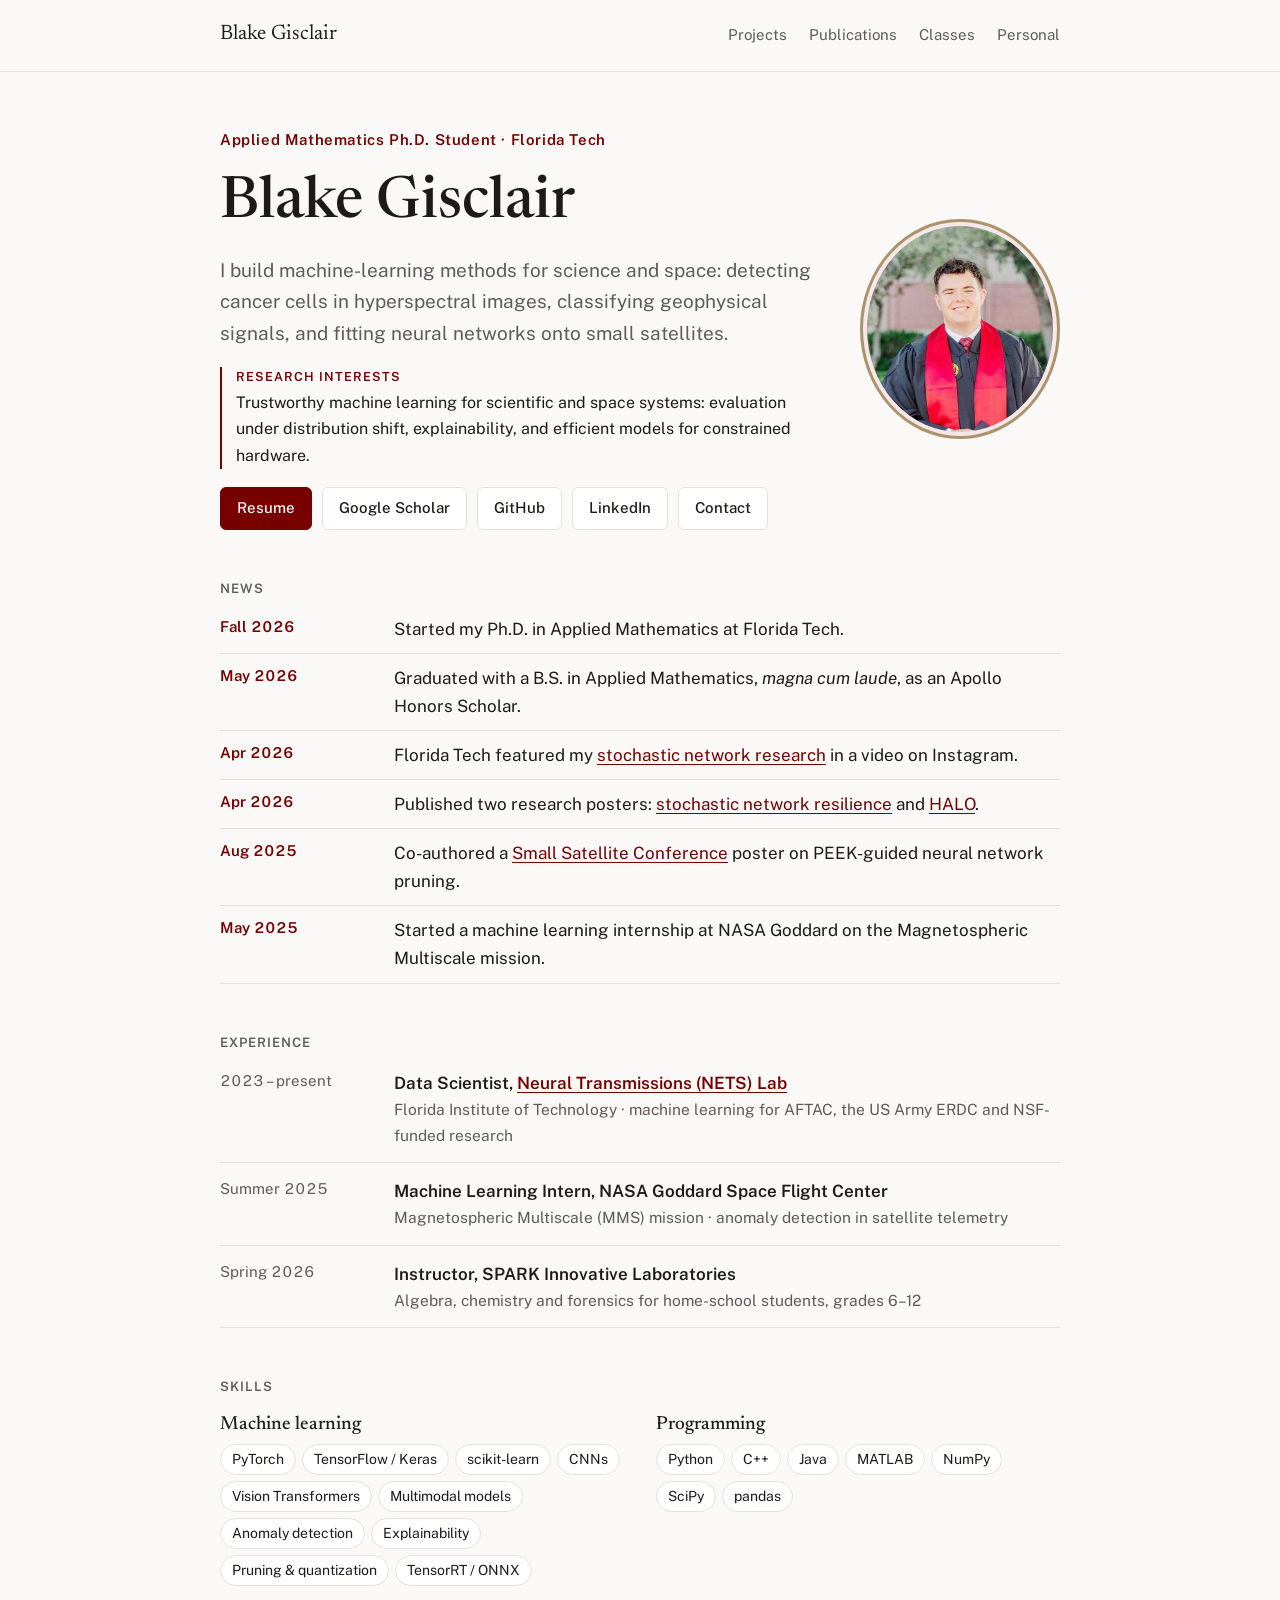
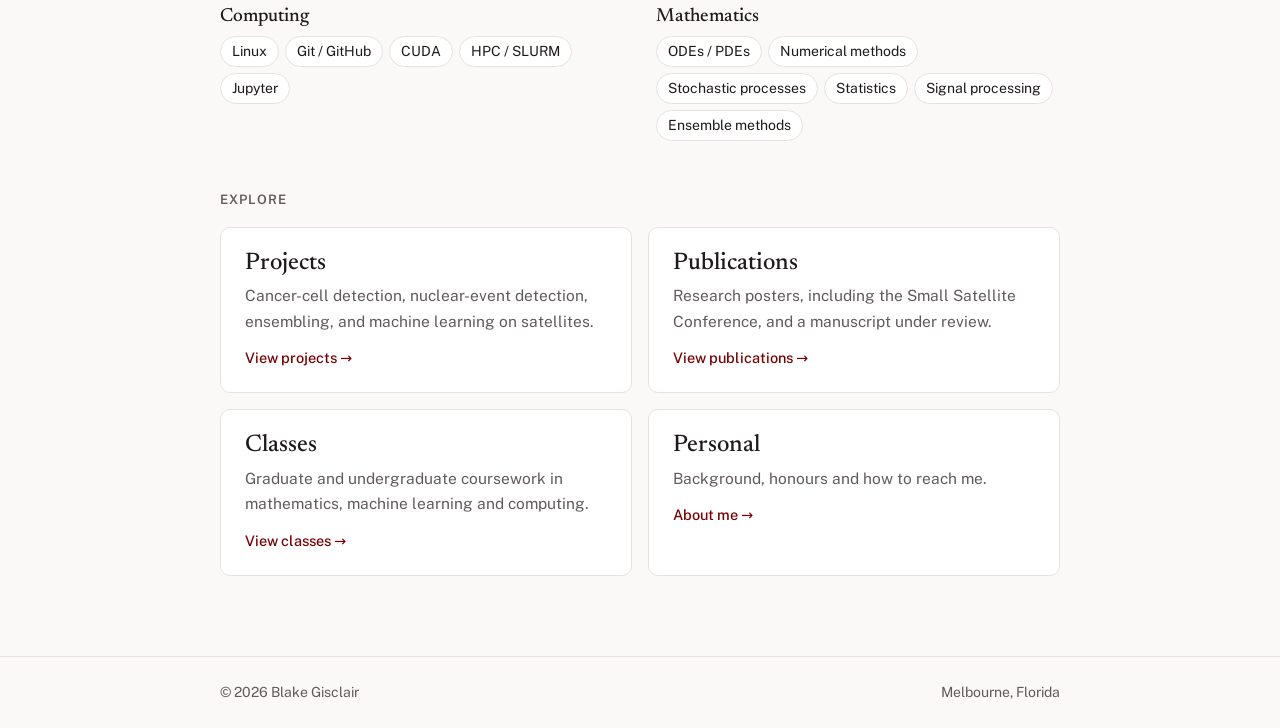
<file: index.html>
<!doctype html>
<html lang="en">
<head>
<meta charset="utf-8">
<meta name="viewport" content="width=device-width, initial-scale=1, viewport-fit=cover">
<title>Blake Gisclair | Machine Learning & Applied Mathematics</title>
<meta name="description" content="Blake Gisclair, Applied Mathematics Ph.D. student at Florida Tech, builds machine learning for science and space: hyperspectral cancer detection and efficient, explainable models for small satellites.">
<link rel="canonical" href="https://bgisclair2022.github.io/">
<link rel="icon" href="favicon.ico" sizes="any">
<link rel="icon" type="image/png" sizes="32x32" href="favicon-32.png">
<link rel="apple-touch-icon" href="apple-touch-icon.png">
<meta property="og:type" content="website">
<meta property="og:site_name" content="Blake Gisclair">
<meta property="og:title" content="Blake Gisclair | Machine Learning & Applied Mathematics">
<meta property="og:description" content="Blake Gisclair, Applied Mathematics Ph.D. student at Florida Tech, builds machine learning for science and space: hyperspectral cancer detection and efficient, explainable models for small satellites.">
<meta property="og:url" content="https://bgisclair2022.github.io/">
<meta property="og:image" content="https://bgisclair2022.github.io/img/share.jpg">
<meta property="og:image:width" content="1200">
<meta property="og:image:height" content="630">
<meta property="og:image:alt" content="Blake Gisclair, Applied Mathematics Ph.D. student">
<meta name="twitter:card" content="summary_large_image">
<link rel="stylesheet" href="https://fonts.googleapis.com/css2?family=Newsreader:opsz,wght@6..72,500&family=Public+Sans:wght@400;500;600&display=swap">
<link rel="stylesheet" href="style.css">
<!-- Home page. Shared styles in style.css; sections live in projects.html,
     publications.html, personal.html and classes.html. -->

</head>
<body>

<nav class="site-nav" aria-label="Site">
  <div class="container">
    <a class="name" href="index.html">Blake Gisclair</a>
    <ul>
      <li><a href="projects.html">Projects</a></li>
      <li><a href="publications.html">Publications</a></li>
      <li><a href="classes.html">Classes</a></li>
      <li><a href="personal.html">Personal</a></li>
    </ul>
  </div>
</nav>

<main class="container">
  <section class="intro">
    <div class="text">
      <p class="kicker">Applied Mathematics Ph.D. Student &middot; Florida Tech</p>
      <h1>Blake Gisclair</h1>
      <p class="lede">I build machine-learning methods for science and space: detecting cancer cells in hyperspectral images, classifying geophysical signals, and fitting neural networks onto small satellites.</p>
      <p class="interests"><span>Research interests</span> Trustworthy machine learning for scientific and space systems: evaluation under distribution shift, explainability, and efficient models for constrained hardware.</p>
      <div class="actions">
        <a class="btn primary" href="resume.pdf">Resume</a>
        <a class="btn" href="https://scholar.google.com/citations?user=Wwbbu2QAAAAJ&amp;hl=en">Google Scholar</a>
        <a class="btn" href="https://github.com/bgisclair2022">GitHub</a>
        <a class="btn" href="https://www.linkedin.com/in/blake-gisclair">LinkedIn</a>
        <a class="btn" href="personal.html#contact">Contact</a>
      </div>
    </div>
    <img class="portrait" src="photo.jpg" alt="Blake Gisclair in graduation gown on the Florida Tech campus" width="220" height="220">
  </section>

  <section class="stack" aria-labelledby="news">
    <p class="section-label" id="news">News</p>
    <!-- Newest first. To add an item, copy one <li> to the top. -->
    <ul class="news">
      <li><time datetime="2026-08">Fall 2026</time><span>Started my Ph.D. in Applied Mathematics at Florida Tech.</span></li>
      <li><time datetime="2026-05">May 2026</time><span>Graduated with a B.S. in Applied Mathematics, <em>magna cum laude</em>, as an Apollo Honors Scholar.</span></li>
      <li><time datetime="2026-04">Apr 2026</time><span>Florida Tech featured my <a href="https://www.instagram.com/reel/DW6ZrFrjjfx/">stochastic network research</a> in a video on Instagram.</span></li>
      <li><time datetime="2026-04">Apr 2026</time><span>Published two research posters: <a href="projects.html#stochastic">stochastic network resilience</a> and <a href="projects.html#halo">HALO</a>.</span></li>
      <li><time datetime="2025-08">Aug 2025</time><span>Co-authored a <a href="publications.html">Small Satellite Conference</a> poster on PEEK-guided neural network pruning.</span></li>
      <li><time datetime="2025-05">May 2025</time><span>Started a machine learning internship at NASA Goddard on the Magnetospheric Multiscale mission.</span></li>
    </ul>
  </section>

  <section class="stack" aria-labelledby="experience">
    <p class="section-label" id="experience">Experience</p>
    <ul class="timeline">
      <li>
        <span class="when">2023 &ndash; present</span>
        <div><b>Data Scientist, <a href="https://neural-transmissions.github.io/">Neural Transmissions (NETS) Lab</a></b><div class="where">Florida Institute of Technology &middot; machine learning for AFTAC, the US Army ERDC and NSF-funded research</div></div>
      </li>
      <li>
        <span class="when">Summer 2025</span>
        <div><b>Machine Learning Intern, NASA Goddard Space Flight Center</b><div class="where">Magnetospheric Multiscale (MMS) mission &middot; anomaly detection in satellite telemetry</div></div>
      </li>
      <li>
        <span class="when">Spring 2026</span>
        <div><b>Instructor, SPARK Innovative Laboratories</b><div class="where">Algebra, chemistry and forensics for home-school students, grades 6&ndash;12</div></div>
      </li>
    </ul>
  </section>

  <section class="stack" aria-labelledby="skills">
    <p class="section-label" id="skills">Skills</p>
    <div class="skill-groups">
      <div class="skill-group"><h3>Machine learning</h3><ul class="chips"><li>PyTorch</li><li>TensorFlow / Keras</li><li>scikit-learn</li><li>CNNs</li><li>Vision Transformers</li><li>Multimodal models</li><li>Anomaly detection</li><li>Explainability</li><li>Pruning & quantization</li><li>TensorRT / ONNX</li></ul></div>
      <div class="skill-group"><h3>Programming</h3><ul class="chips"><li>Python</li><li>C++</li><li>Java</li><li>MATLAB</li><li>NumPy</li><li>SciPy</li><li>pandas</li></ul></div>
      <div class="skill-group"><h3>Computing</h3><ul class="chips"><li>Linux</li><li>Git / GitHub</li><li>CUDA</li><li>HPC / SLURM</li><li>Jupyter</li></ul></div>
      <div class="skill-group"><h3>Mathematics</h3><ul class="chips"><li>ODEs / PDEs</li><li>Numerical methods</li><li>Stochastic processes</li><li>Statistics</li><li>Signal processing</li><li>Ensemble methods</li></ul></div>
    </div>
  </section>

  <section class="stack" aria-labelledby="explore">
    <p class="section-label" id="explore">Explore</p>
    <div class="tiles">
      <a class="tile" href="projects.html">
        <h2>Projects</h2>
        <p>Cancer-cell detection, nuclear-event detection, ensembling, and machine learning on satellites.</p>
        <span class="go">View projects &rarr;</span>
      </a>
      <a class="tile" href="publications.html">
        <h2>Publications</h2>
        <p>Research posters, including the Small Satellite Conference, and a manuscript under review.</p>
        <span class="go">View publications &rarr;</span>
      </a>
      <a class="tile" href="classes.html">
        <h2>Classes</h2>
        <p>Graduate and undergraduate coursework in mathematics, machine learning and computing.</p>
        <span class="go">View classes &rarr;</span>
      </a>
      <a class="tile" href="personal.html">
        <h2>Personal</h2>
        <p>Background, honours and how to reach me.</p>
        <span class="go">About me &rarr;</span>
      </a>
    </div>
  </section>
</main>

<footer class="site-footer">
  <div class="container">
    <span>&copy; 2026 Blake Gisclair</span>
    <span>Melbourne, Florida</span>
  </div>
</footer>
</body>
</html>
</file>
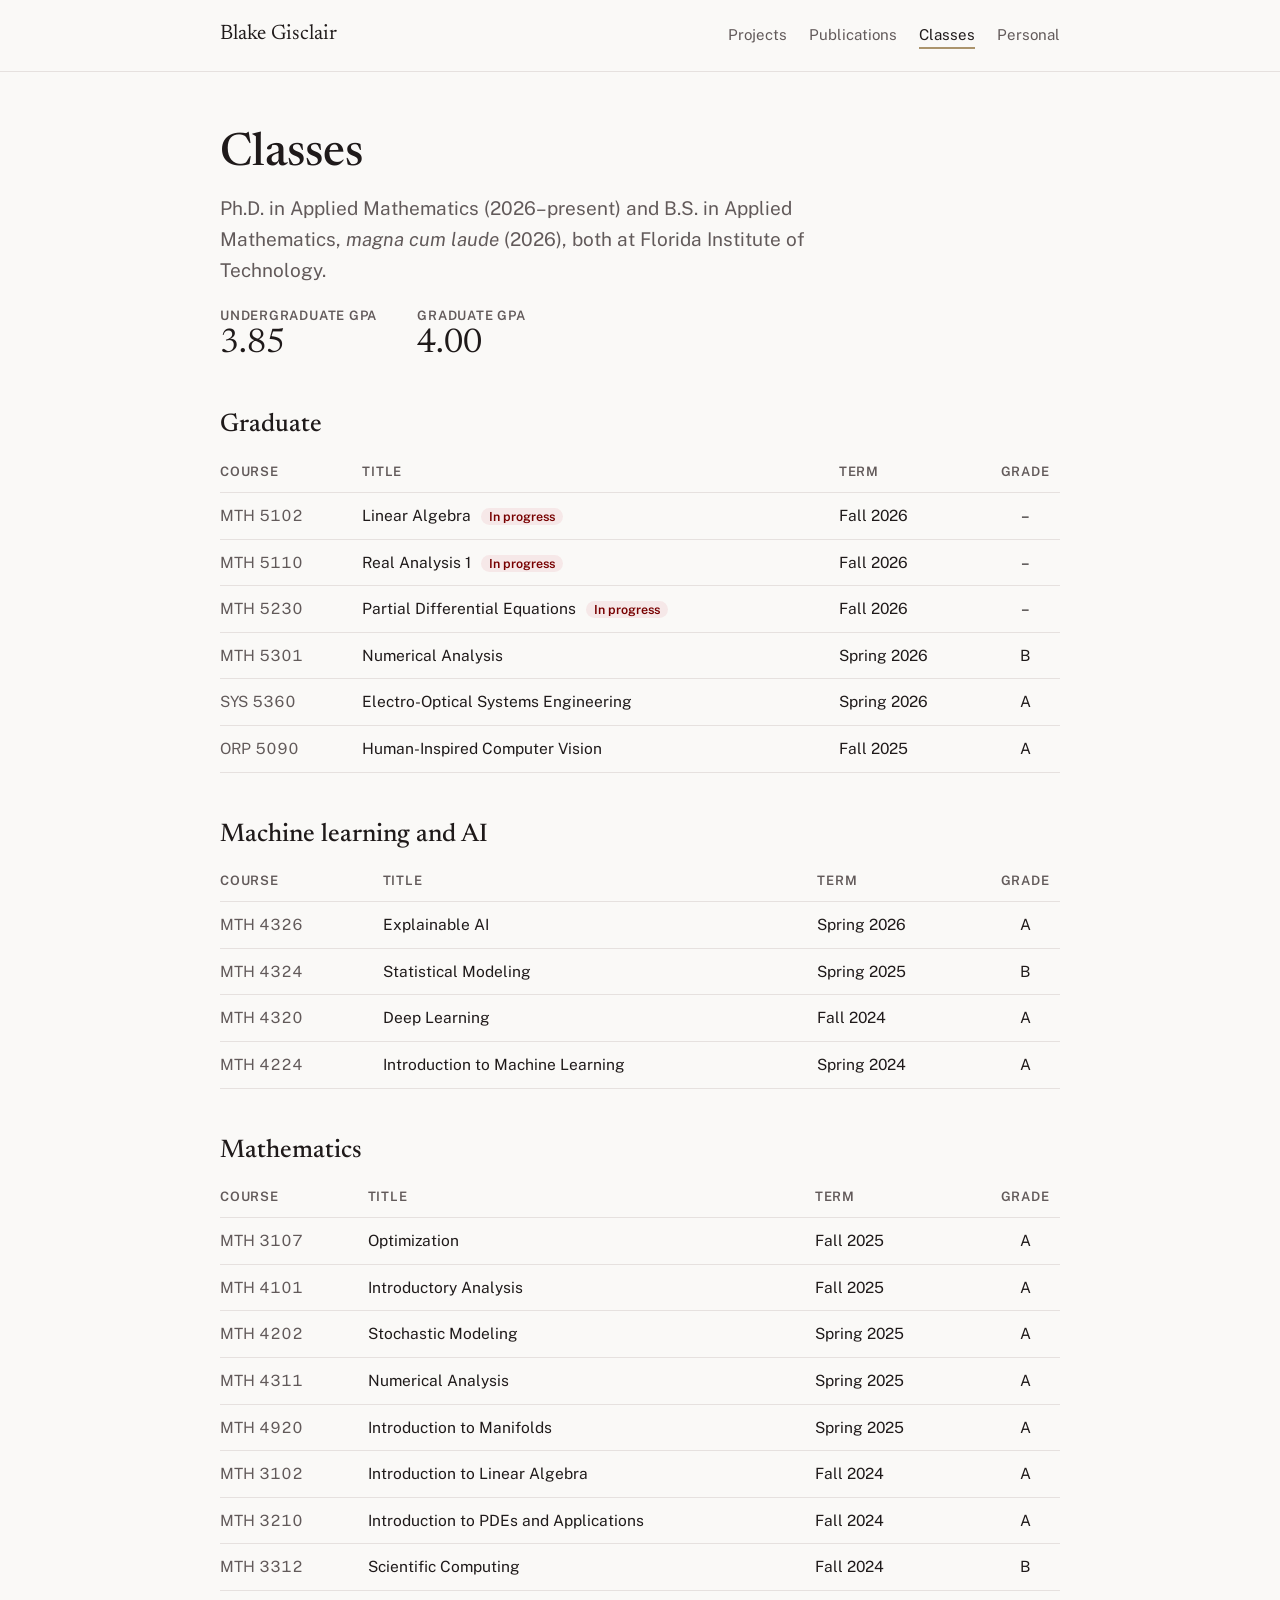
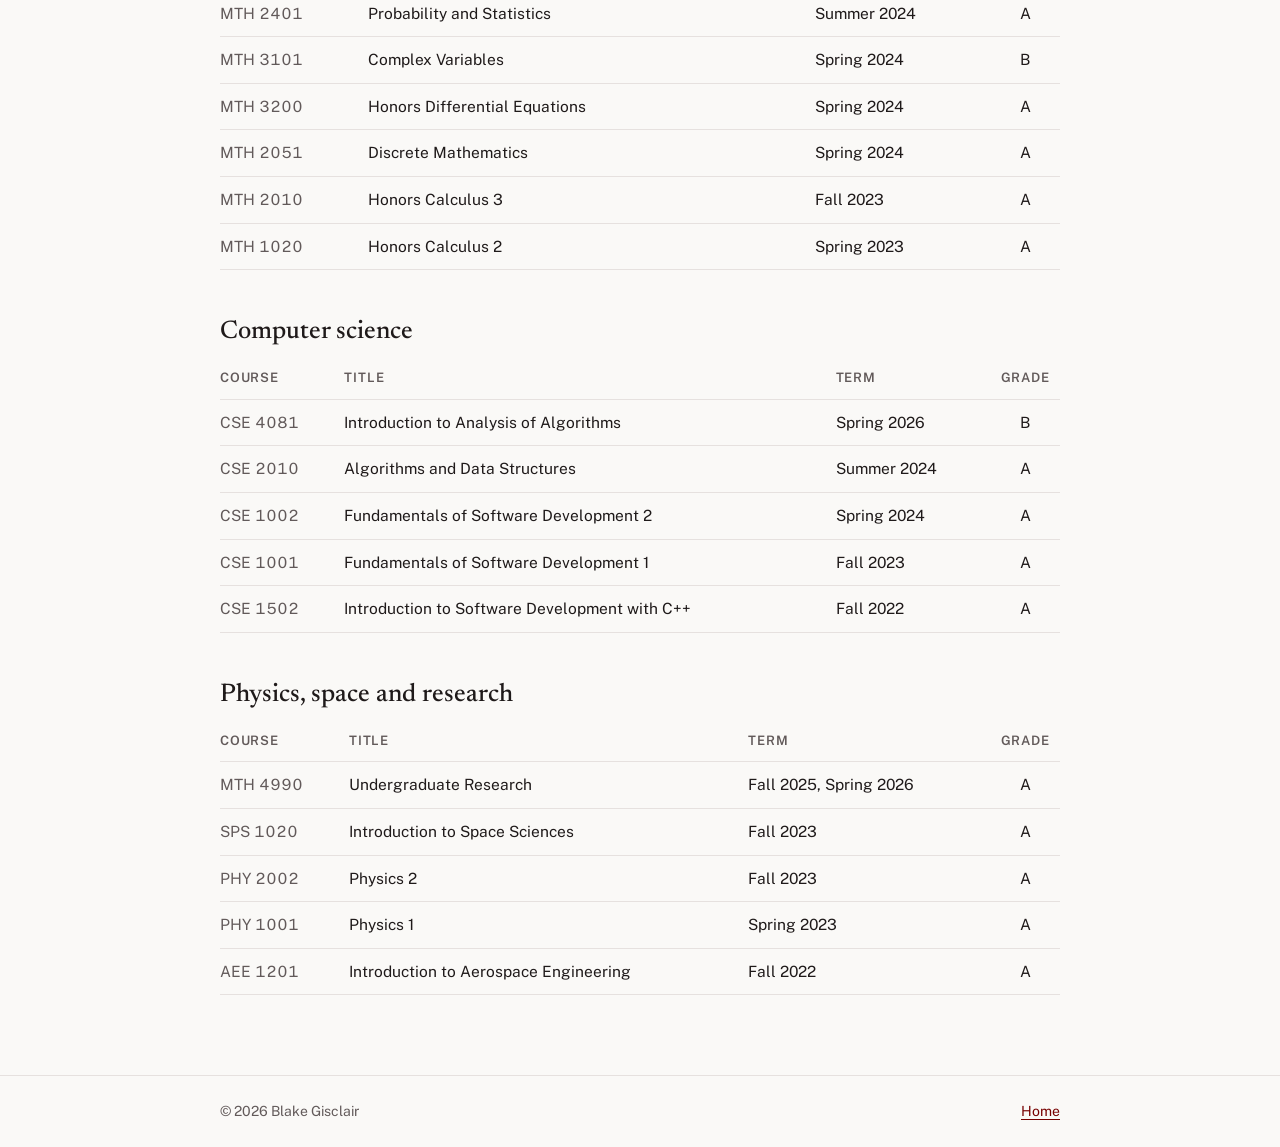
<file: classes.html>
<!doctype html>
<html lang="en">
<head>
<meta charset="utf-8">
<meta name="viewport" content="width=device-width, initial-scale=1, viewport-fit=cover">
<title>Classes | Blake Gisclair</title>
<meta name="description" content="Coursework and grades of Blake Gisclair: Applied Mathematics Ph.D. student and B.S. magna cum laude at Florida Institute of Technology.">
<link rel="canonical" href="https://bgisclair2022.github.io/classes.html">
<link rel="icon" href="favicon.ico" sizes="any">
<link rel="icon" type="image/png" sizes="32x32" href="favicon-32.png">
<link rel="apple-touch-icon" href="apple-touch-icon.png">
<meta property="og:type" content="website">
<meta property="og:site_name" content="Blake Gisclair">
<meta property="og:title" content="Classes | Blake Gisclair">
<meta property="og:description" content="Coursework and grades of Blake Gisclair: Applied Mathematics Ph.D. student and B.S. magna cum laude at Florida Institute of Technology.">
<meta property="og:url" content="https://bgisclair2022.github.io/classes.html">
<meta property="og:image" content="https://bgisclair2022.github.io/img/share.jpg">
<meta property="og:image:width" content="1200">
<meta property="og:image:height" content="630">
<meta property="og:image:alt" content="Blake Gisclair, Applied Mathematics Ph.D. student">
<meta name="twitter:card" content="summary_large_image">
<link rel="stylesheet" href="https://fonts.googleapis.com/css2?family=Newsreader:opsz,wght@6..72,500&family=Public+Sans:wght@400;500;600&display=swap">
<link rel="stylesheet" href="style.css">
<!-- Classes page: graduate and undergraduate coursework grouped by area. Shared styles in style.css. -->
</head>
<body>

<nav class="site-nav" aria-label="Site">
  <div class="container">
    <a class="name" href="index.html">Blake Gisclair</a>
    <ul>
      <li><a href="projects.html">Projects</a></li>
      <li><a href="publications.html">Publications</a></li>
      <li><a href="classes.html" aria-current="page">Classes</a></li>
      <li><a href="personal.html">Personal</a></li>
    </ul>
  </div>
</nav>

<main class="container">
  <header class="page-head">
    <h1>Classes</h1>
    <p class="lede">Ph.D. in Applied Mathematics (2026&ndash;present) and B.S. in Applied Mathematics, <em>magna cum laude</em> (2026), both at Florida Institute of Technology.</p>
    <dl class="gpa">
      <div><dt>Undergraduate GPA</dt><dd>3.85</dd></div>
      <div><dt>Graduate GPA</dt><dd>4.00</dd></div>
    </dl>
  </header>

  <section class="area" aria-labelledby="grad">
    <h2 id="grad">Graduate</h2>
    <div class="table-wrap">
      <table>
        <thead><tr><th>Course</th><th>Title</th><th>Term</th><th class="grade">Grade</th></tr></thead>
        <tbody>
          <tr><td class="code">MTH 5102</td><td>Linear Algebra <span class="badge">In progress</span></td><td>Fall 2026</td><td class="grade">&ndash;</td></tr>
          <tr><td class="code">MTH 5110</td><td>Real Analysis 1 <span class="badge">In progress</span></td><td>Fall 2026</td><td class="grade">&ndash;</td></tr>
          <tr><td class="code">MTH 5230</td><td>Partial Differential Equations <span class="badge">In progress</span></td><td>Fall 2026</td><td class="grade">&ndash;</td></tr>
          <tr><td class="code">MTH 5301</td><td>Numerical Analysis</td><td>Spring 2026</td><td class="grade">B</td></tr>
          <tr><td class="code">SYS 5360</td><td>Electro-Optical Systems Engineering</td><td>Spring 2026</td><td class="grade">A</td></tr>
          <tr><td class="code">ORP 5090</td><td>Human-Inspired Computer Vision</td><td>Fall 2025</td><td class="grade">A</td></tr>
        </tbody>
      </table>
    </div>
  </section>

  <section class="area" aria-labelledby="ml">
    <h2 id="ml">Machine learning and AI</h2>
    <div class="table-wrap">
      <table>
        <thead><tr><th>Course</th><th>Title</th><th>Term</th><th class="grade">Grade</th></tr></thead>
        <tbody>
          <tr><td class="code">MTH 4326</td><td>Explainable AI</td><td>Spring 2026</td><td class="grade">A</td></tr>
          <tr><td class="code">MTH 4324</td><td>Statistical Modeling</td><td>Spring 2025</td><td class="grade">B</td></tr>
          <tr><td class="code">MTH 4320</td><td>Deep Learning</td><td>Fall 2024</td><td class="grade">A</td></tr>
          <tr><td class="code">MTH 4224</td><td>Introduction to Machine Learning</td><td>Spring 2024</td><td class="grade">A</td></tr>
        </tbody>
      </table>
    </div>
  </section>

  <section class="area" aria-labelledby="math">
    <h2 id="math">Mathematics</h2>
    <div class="table-wrap">
      <table>
        <thead><tr><th>Course</th><th>Title</th><th>Term</th><th class="grade">Grade</th></tr></thead>
        <tbody>
          <tr><td class="code">MTH 3107</td><td>Optimization</td><td>Fall 2025</td><td class="grade">A</td></tr>
          <tr><td class="code">MTH 4101</td><td>Introductory Analysis</td><td>Fall 2025</td><td class="grade">A</td></tr>
          <tr><td class="code">MTH 4202</td><td>Stochastic Modeling</td><td>Spring 2025</td><td class="grade">A</td></tr>
          <tr><td class="code">MTH 4311</td><td>Numerical Analysis</td><td>Spring 2025</td><td class="grade">A</td></tr>
          <tr><td class="code">MTH 4920</td><td>Introduction to Manifolds</td><td>Spring 2025</td><td class="grade">A</td></tr>
          <tr><td class="code">MTH 3102</td><td>Introduction to Linear Algebra</td><td>Fall 2024</td><td class="grade">A</td></tr>
          <tr><td class="code">MTH 3210</td><td>Introduction to PDEs and Applications</td><td>Fall 2024</td><td class="grade">A</td></tr>
          <tr><td class="code">MTH 3312</td><td>Scientific Computing</td><td>Fall 2024</td><td class="grade">B</td></tr>
          <tr><td class="code">MTH 2401</td><td>Probability and Statistics</td><td>Summer 2024</td><td class="grade">A</td></tr>
          <tr><td class="code">MTH 3101</td><td>Complex Variables</td><td>Spring 2024</td><td class="grade">B</td></tr>
          <tr><td class="code">MTH 3200</td><td>Honors Differential Equations</td><td>Spring 2024</td><td class="grade">A</td></tr>
          <tr><td class="code">MTH 2051</td><td>Discrete Mathematics</td><td>Spring 2024</td><td class="grade">A</td></tr>
          <tr><td class="code">MTH 2010</td><td>Honors Calculus 3</td><td>Fall 2023</td><td class="grade">A</td></tr>
          <tr><td class="code">MTH 1020</td><td>Honors Calculus 2</td><td>Spring 2023</td><td class="grade">A</td></tr>
        </tbody>
      </table>
    </div>
  </section>

  <section class="area" aria-labelledby="cs">
    <h2 id="cs">Computer science</h2>
    <div class="table-wrap">
      <table>
        <thead><tr><th>Course</th><th>Title</th><th>Term</th><th class="grade">Grade</th></tr></thead>
        <tbody>
          <tr><td class="code">CSE 4081</td><td>Introduction to Analysis of Algorithms</td><td>Spring 2026</td><td class="grade">B</td></tr>
          <tr><td class="code">CSE 2010</td><td>Algorithms and Data Structures</td><td>Summer 2024</td><td class="grade">A</td></tr>
          <tr><td class="code">CSE 1002</td><td>Fundamentals of Software Development 2</td><td>Spring 2024</td><td class="grade">A</td></tr>
          <tr><td class="code">CSE 1001</td><td>Fundamentals of Software Development 1</td><td>Fall 2023</td><td class="grade">A</td></tr>
          <tr><td class="code">CSE 1502</td><td>Introduction to Software Development with C++</td><td>Fall 2022</td><td class="grade">A</td></tr>
        </tbody>
      </table>
    </div>
  </section>

  <section class="area" aria-labelledby="sci">
    <h2 id="sci">Physics, space and research</h2>
    <div class="table-wrap">
      <table>
        <thead><tr><th>Course</th><th>Title</th><th>Term</th><th class="grade">Grade</th></tr></thead>
        <tbody>
          <tr><td class="code">MTH 4990</td><td>Undergraduate Research</td><td>Fall 2025, Spring 2026</td><td class="grade">A</td></tr>
          <tr><td class="code">SPS 1020</td><td>Introduction to Space Sciences</td><td>Fall 2023</td><td class="grade">A</td></tr>
          <tr><td class="code">PHY 2002</td><td>Physics 2</td><td>Fall 2023</td><td class="grade">A</td></tr>
          <tr><td class="code">PHY 1001</td><td>Physics 1</td><td>Spring 2023</td><td class="grade">A</td></tr>
          <tr><td class="code">AEE 1201</td><td>Introduction to Aerospace Engineering</td><td>Fall 2022</td><td class="grade">A</td></tr>
        </tbody>
      </table>
    </div>
  </section>
</main>

<footer class="site-footer">
  <div class="container">
    <span>&copy; 2026 Blake Gisclair</span>
    <a href="index.html">Home</a>
  </div>
</footer>
</body>
</html>
</file>
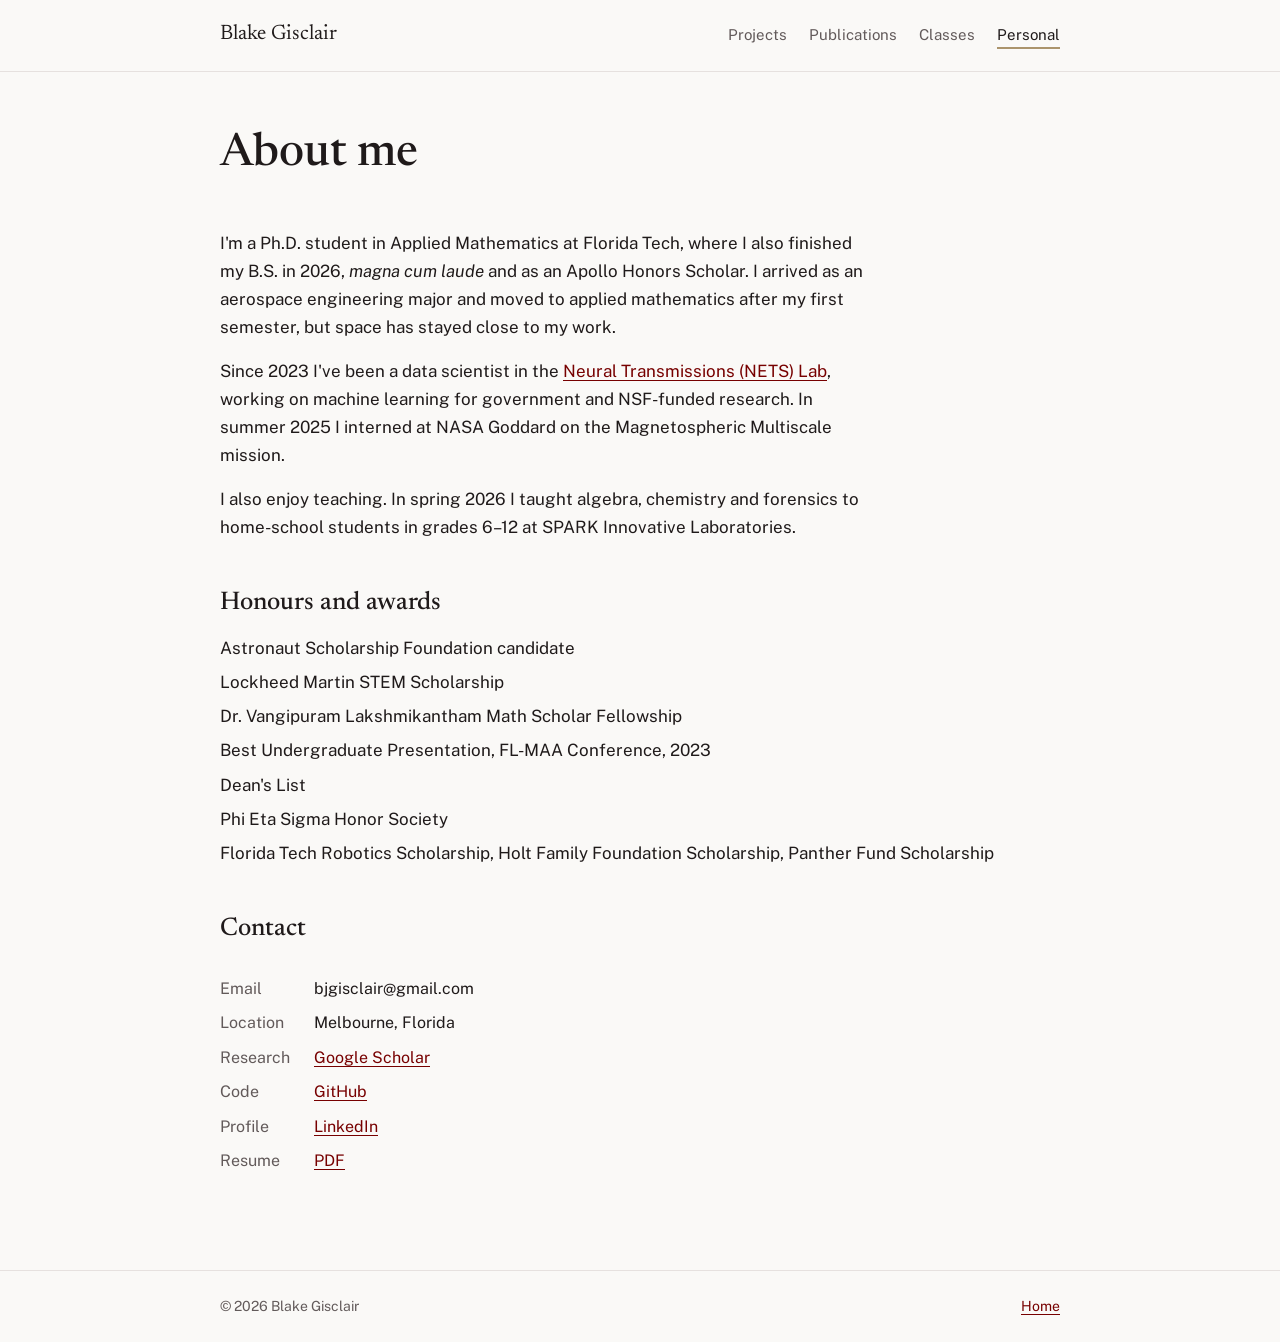
<file: personal.html>
<!doctype html>
<html lang="en">
<head>
<meta charset="utf-8">
<meta name="viewport" content="width=device-width, initial-scale=1, viewport-fit=cover">
<title>About | Blake Gisclair</title>
<meta name="description" content="About Blake Gisclair: background, honours and awards, and how to get in touch.">
<link rel="canonical" href="https://bgisclair2022.github.io/personal.html">
<link rel="icon" href="favicon.ico" sizes="any">
<link rel="icon" type="image/png" sizes="32x32" href="favicon-32.png">
<link rel="apple-touch-icon" href="apple-touch-icon.png">
<meta property="og:type" content="website">
<meta property="og:site_name" content="Blake Gisclair">
<meta property="og:title" content="About | Blake Gisclair">
<meta property="og:description" content="About Blake Gisclair: background, honours and awards, and how to get in touch.">
<meta property="og:url" content="https://bgisclair2022.github.io/personal.html">
<meta property="og:image" content="https://bgisclair2022.github.io/img/share.jpg">
<meta property="og:image:width" content="1200">
<meta property="og:image:height" content="630">
<meta property="og:image:alt" content="Blake Gisclair, Applied Mathematics Ph.D. student">
<meta name="twitter:card" content="summary_large_image">
<link rel="stylesheet" href="https://fonts.googleapis.com/css2?family=Newsreader:opsz,wght@6..72,500&family=Public+Sans:wght@400;500;600&display=swap">
<link rel="stylesheet" href="style.css">
<!-- Personal page: background, honours, contact. Shared styles in style.css. -->
</head>
<body>

<nav class="site-nav" aria-label="Site">
  <div class="container">
    <a class="name" href="index.html">Blake Gisclair</a>
    <ul>
      <li><a href="projects.html">Projects</a></li>
      <li><a href="publications.html">Publications</a></li>
      <li><a href="classes.html">Classes</a></li>
      <li><a href="personal.html" aria-current="page">Personal</a></li>
    </ul>
  </div>
</nav>

<main class="container">
  <header class="page-head">
    <h1>About me</h1>
  </header>

  <div class="prose">
    <p>I'm a Ph.D. student in Applied Mathematics at Florida Tech, where I also finished my B.S. in 2026, <em>magna cum laude</em> and as an Apollo Honors Scholar. I arrived as an aerospace engineering major and moved to applied mathematics after my first semester, but space has stayed close to my work.</p>
    <p>Since 2023 I've been a data scientist in the <a href="https://neural-transmissions.github.io/">Neural Transmissions (NETS) Lab</a>, working on machine learning for government and NSF-funded research. In summer 2025 I interned at NASA Goddard on the Magnetospheric Multiscale mission.</p>
    <p>I also enjoy teaching. In spring 2026 I taught algebra, chemistry and forensics to home-school students in grades 6&ndash;12 at SPARK Innovative Laboratories.</p>
  </div>

  <section class="stack" aria-labelledby="honours">
    <h2 id="honours">Honours and awards</h2>
    <ul class="plain">
      <li>Astronaut Scholarship Foundation candidate</li>
      <li>Lockheed Martin STEM Scholarship</li>
      <li>Dr. Vangipuram Lakshmikantham Math Scholar Fellowship</li>
      <li>Best Undergraduate Presentation, FL-MAA Conference, 2023</li>
      <li>Dean's List</li>
      <li>Phi Eta Sigma Honor Society</li>
      <li>Florida Tech Robotics Scholarship, Holt Family Foundation Scholarship, Panther Fund Scholarship</li>
    </ul>
  </section>

  <section class="stack" aria-labelledby="contact" id="contact">
    <h2>Contact</h2>
    <dl class="facts">
      <dt>Email</dt><dd>bjgisclair@gmail.com</dd>
      <dt>Location</dt><dd>Melbourne, Florida</dd>
      <dt>Research</dt><dd><a href="https://scholar.google.com/citations?user=Wwbbu2QAAAAJ&amp;hl=en">Google Scholar</a></dd>
      <dt>Code</dt><dd><a href="https://github.com/bgisclair2022">GitHub</a></dd>
      <dt>Profile</dt><dd><a href="https://www.linkedin.com/in/blake-gisclair">LinkedIn</a></dd>
      <dt>Resume</dt><dd><a href="resume.pdf">PDF</a></dd>
    </dl>
  </section>
</main>

<footer class="site-footer">
  <div class="container">
    <span>&copy; 2026 Blake Gisclair</span>
    <a href="index.html">Home</a>
  </div>
</footer>
</body>
</html>
</file>
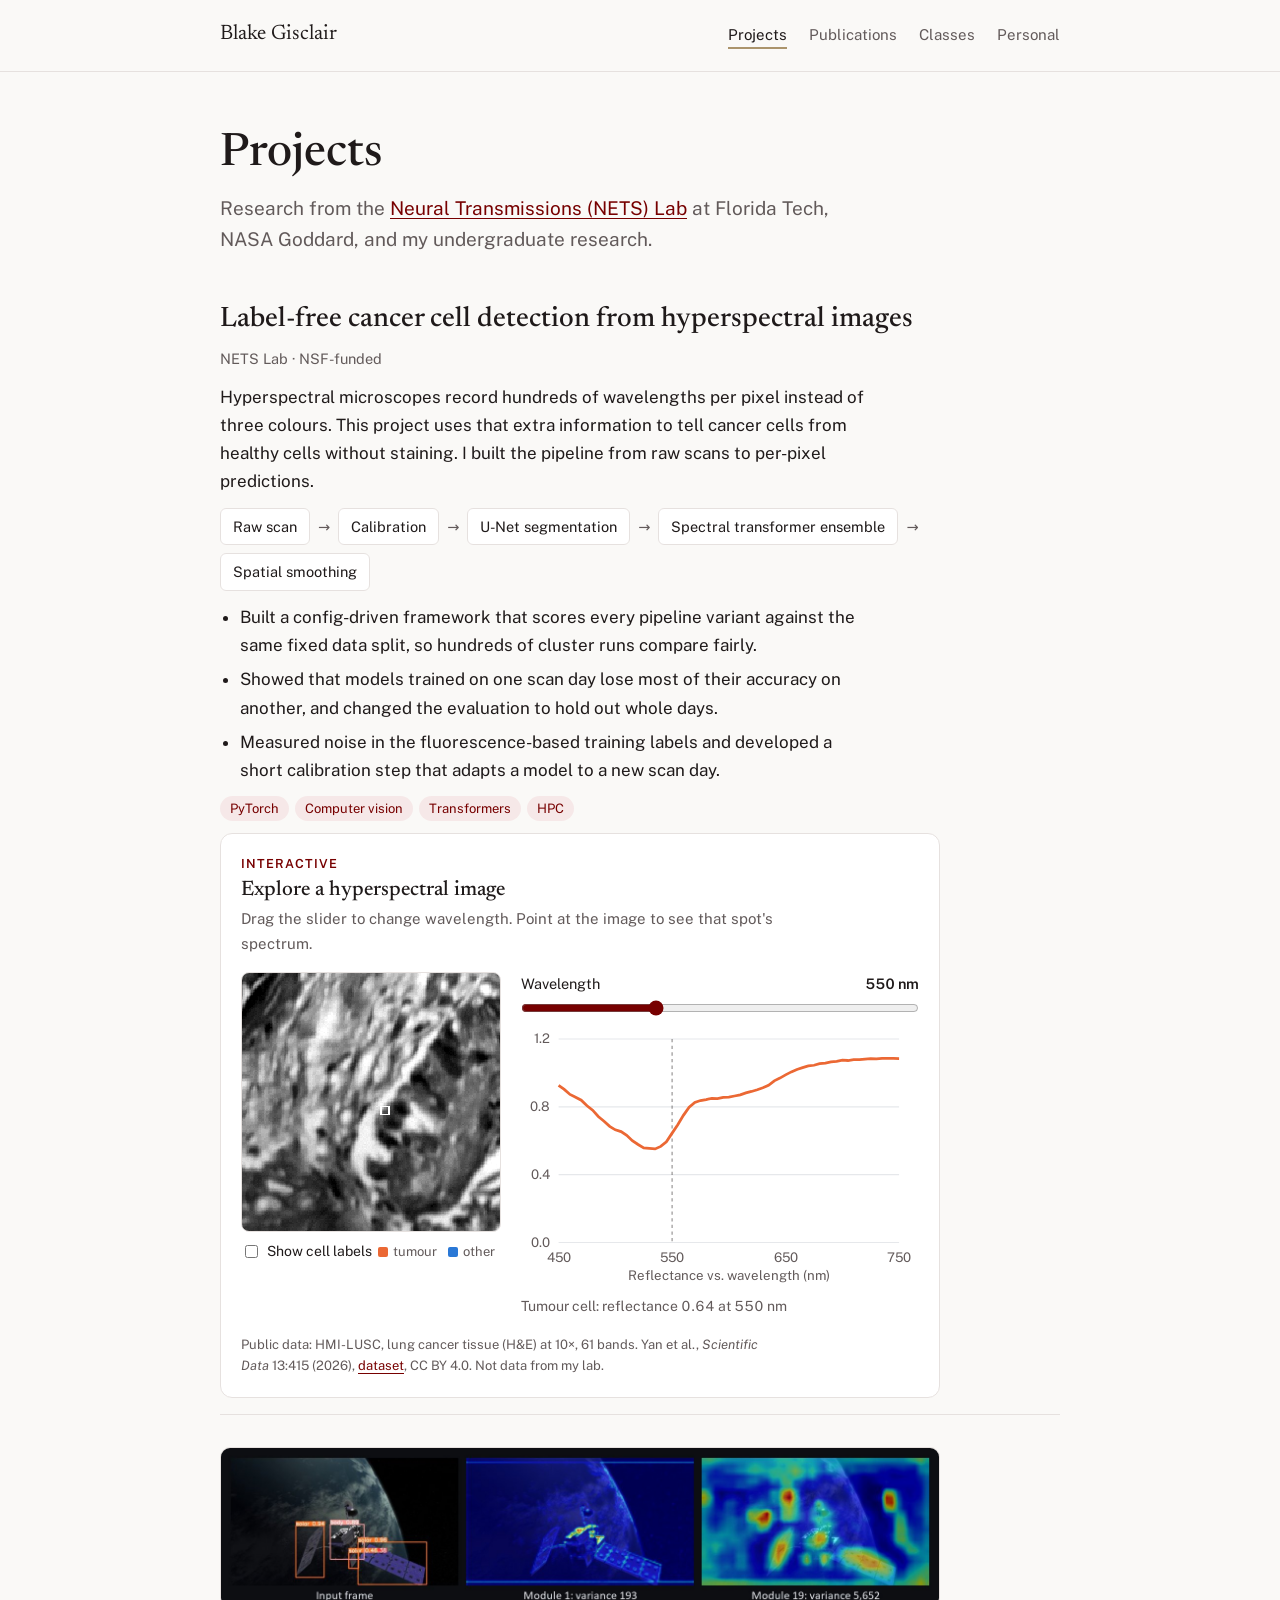
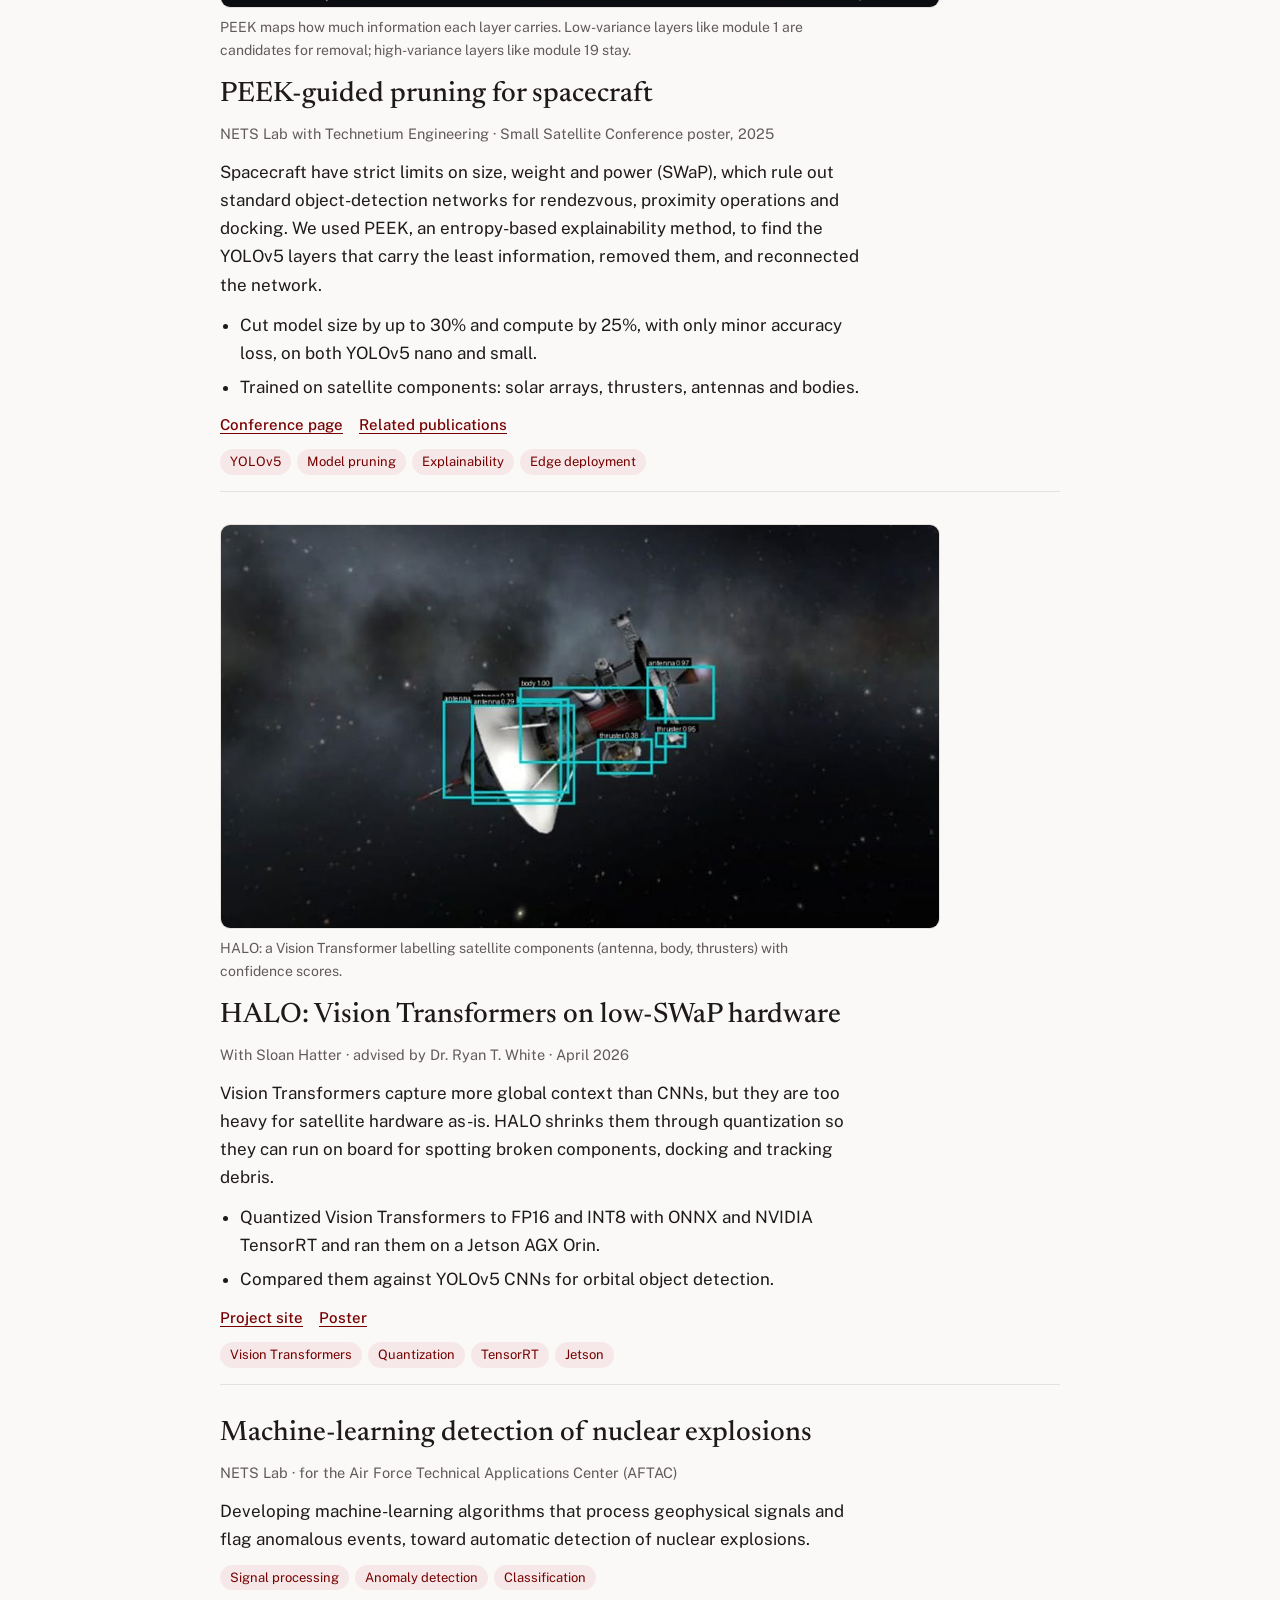
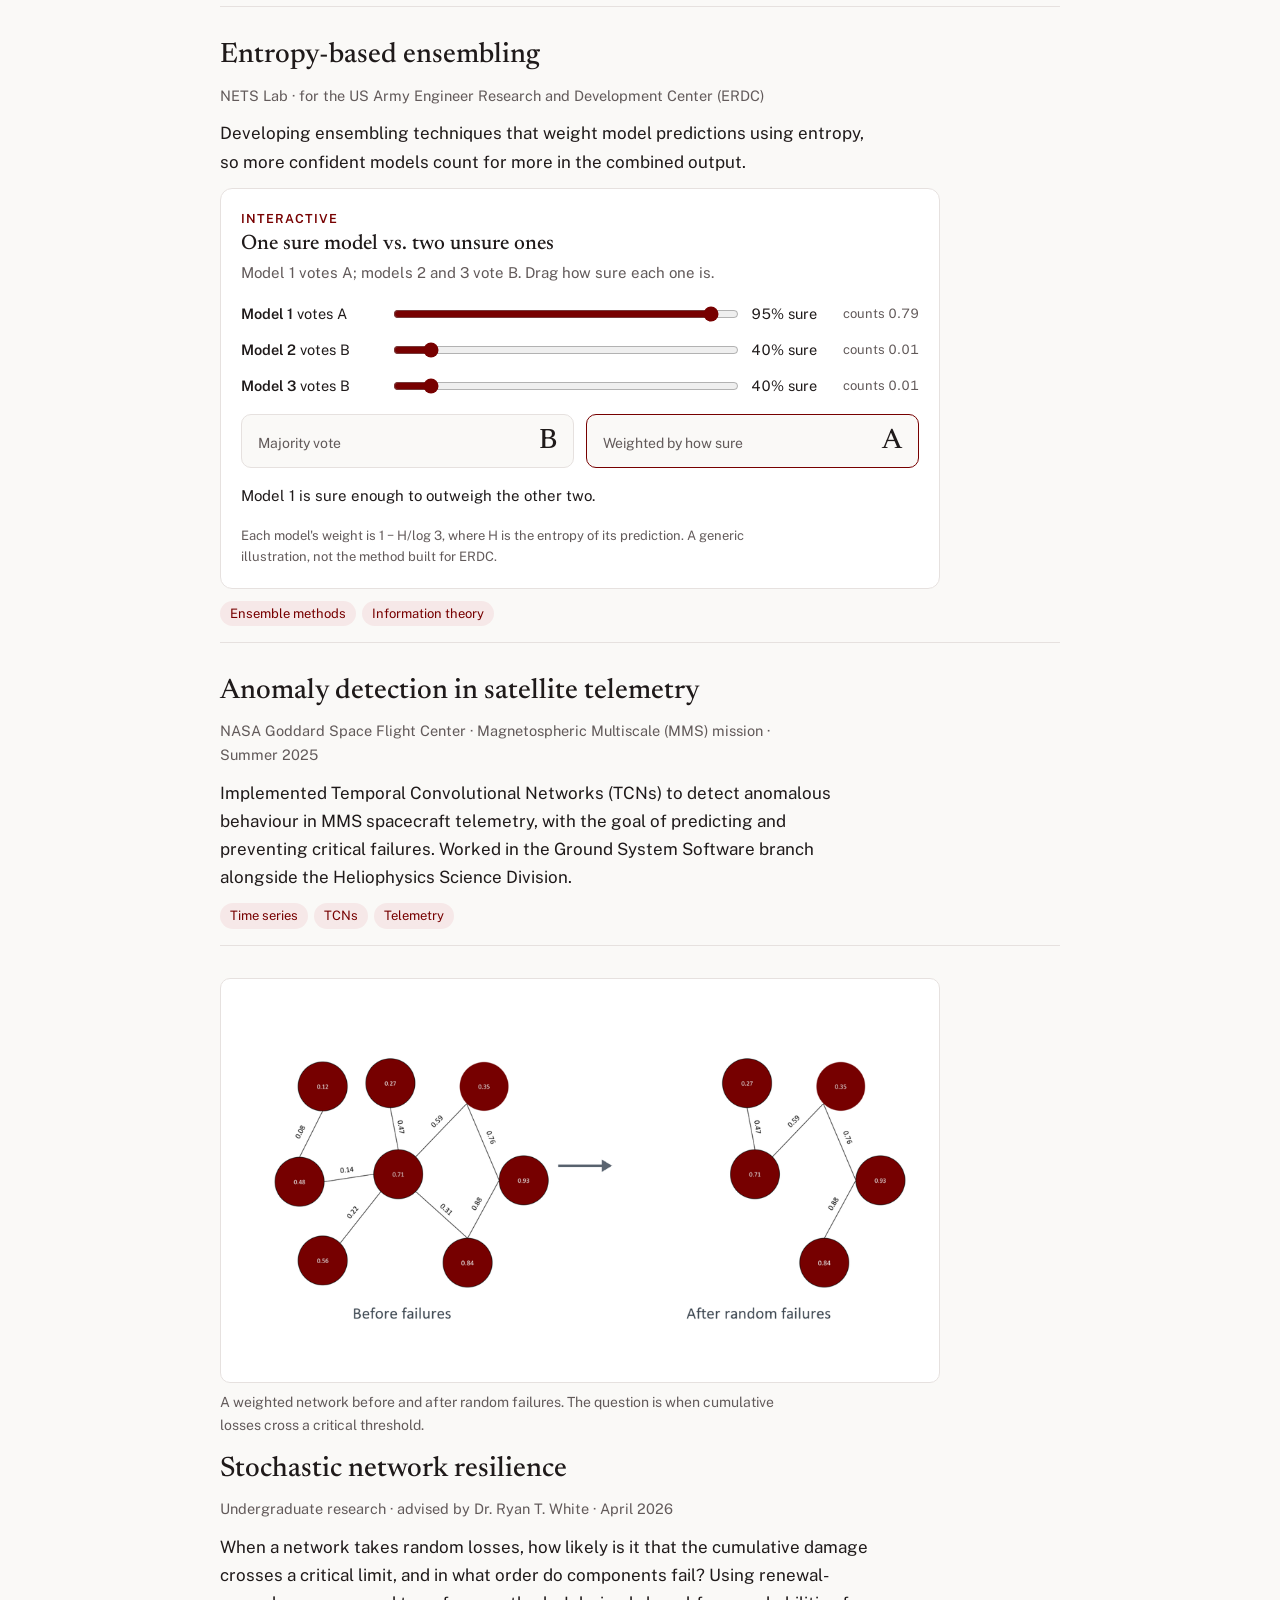
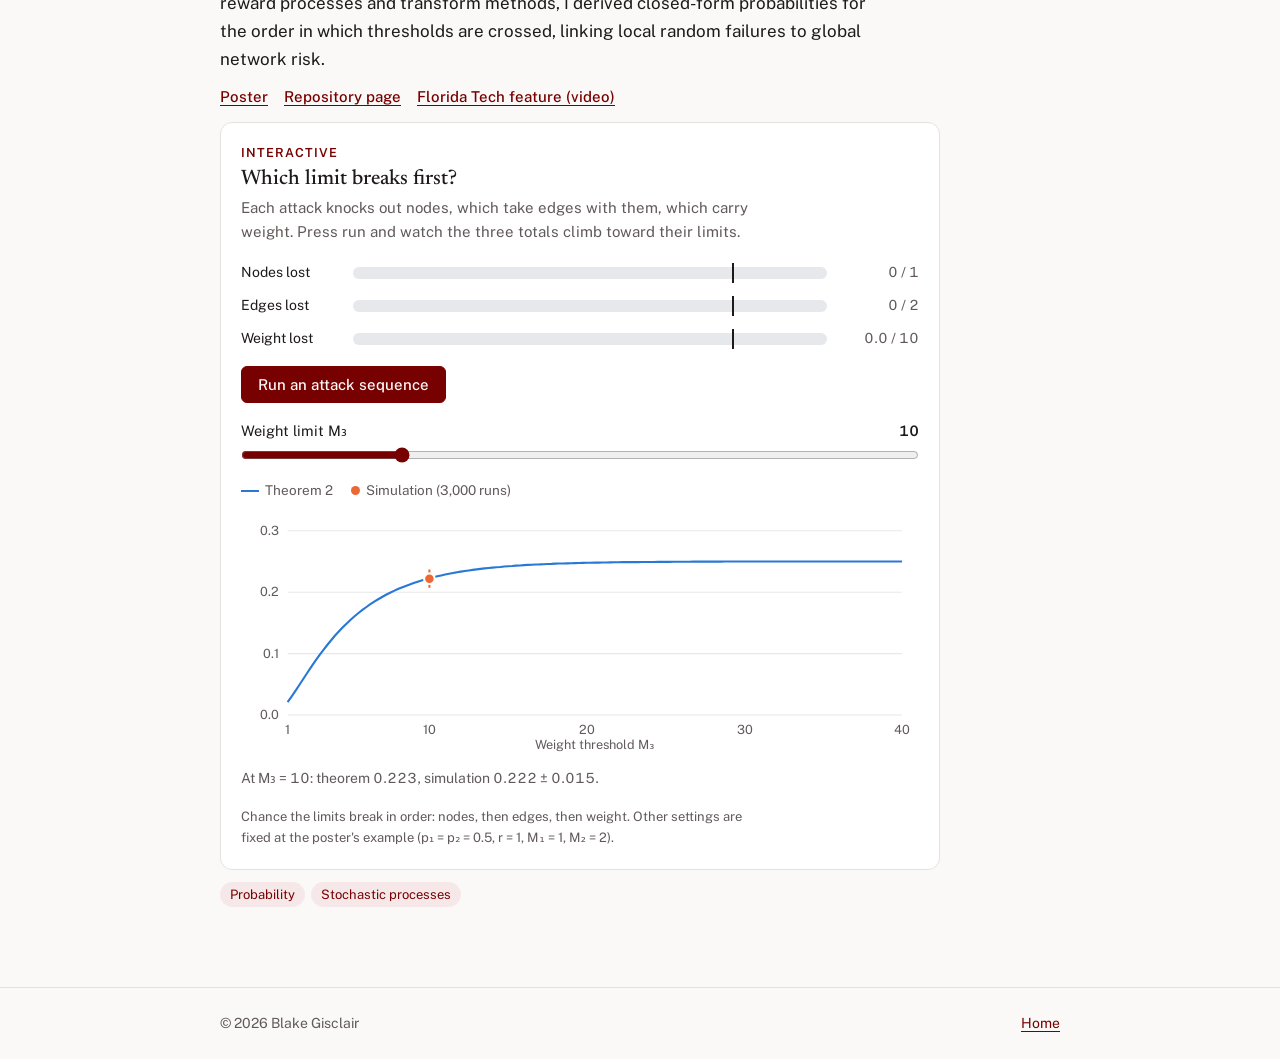
<file: projects.html>
<!doctype html>
<html lang="en">
<head>
<meta charset="utf-8">
<meta name="viewport" content="width=device-width, initial-scale=1, viewport-fit=cover">
<title>Projects | Blake Gisclair</title>
<meta name="description" content="Research projects by Blake Gisclair: hyperspectral cancer-cell detection, PEEK-guided pruning, HALO, nuclear-event detection, ensembling and stochastic networks, with interactive demos.">
<link rel="canonical" href="https://bgisclair2022.github.io/projects.html">
<link rel="icon" href="favicon.ico" sizes="any">
<link rel="icon" type="image/png" sizes="32x32" href="favicon-32.png">
<link rel="apple-touch-icon" href="apple-touch-icon.png">
<meta property="og:type" content="website">
<meta property="og:site_name" content="Blake Gisclair">
<meta property="og:title" content="Projects | Blake Gisclair">
<meta property="og:description" content="Research projects by Blake Gisclair: hyperspectral cancer-cell detection, PEEK-guided pruning, HALO, nuclear-event detection, ensembling and stochastic networks, with interactive demos.">
<meta property="og:url" content="https://bgisclair2022.github.io/projects.html">
<meta property="og:image" content="https://bgisclair2022.github.io/img/share.jpg">
<meta property="og:image:width" content="1200">
<meta property="og:image:height" content="630">
<meta property="og:image:alt" content="Blake Gisclair, Applied Mathematics Ph.D. student">
<meta name="twitter:card" content="summary_large_image">
<link rel="stylesheet" href="https://fonts.googleapis.com/css2?family=Newsreader:opsz,wght@6..72,500&family=Public+Sans:wght@400;500;600&display=swap">
<link rel="stylesheet" href="style.css">
<link rel="stylesheet" href="demos.css">
<!-- Projects page: research projects from the NETS Lab, NASA and undergraduate research. Shared styles in style.css. -->
</head>
<body>

<nav class="site-nav" aria-label="Site">
  <div class="container">
    <a class="name" href="index.html">Blake Gisclair</a>
    <ul>
      <li><a href="projects.html" aria-current="page">Projects</a></li>
      <li><a href="publications.html">Publications</a></li>
      <li><a href="classes.html">Classes</a></li>
      <li><a href="personal.html">Personal</a></li>
    </ul>
  </div>
</nav>

<main class="container">
  <header class="page-head">
    <h1>Projects</h1>
    <p class="lede">Research from the <a href="https://neural-transmissions.github.io/">Neural Transmissions (NETS) Lab</a> at Florida Tech, NASA Goddard, and my undergraduate research.</p>
  </header>

  <div class="stack">
    <article class="entry">
      <h2>Label-free cancer cell detection from hyperspectral images</h2>
      <p class="meta">NETS Lab &middot; NSF-funded</p>
      <p>Hyperspectral microscopes record hundreds of wavelengths per pixel instead of three colours. This project uses that extra information to tell cancer cells from healthy cells without staining. I built the pipeline from raw scans to per-pixel predictions.</p>
      <div class="flow" aria-label="Pipeline">
        <span class="step">Raw scan</span><span class="arrow">&rarr;</span>
        <span class="step">Calibration</span><span class="arrow">&rarr;</span>
        <span class="step">U-Net segmentation</span><span class="arrow">&rarr;</span>
        <span class="step">Spectral transformer ensemble</span><span class="arrow">&rarr;</span>
        <span class="step">Spatial smoothing</span>
      </div>
      <ul>
        <li>Built a config-driven framework that scores every pipeline variant against the same fixed data split, so hundreds of cluster runs compare fairly.</li>
        <li>Showed that models trained on one scan day lose most of their accuracy on another, and changed the evaluation to hold out whole days.</li>
        <li>Measured noise in the fluorescence-based training labels and developed a short calibration step that adapts a model to a new scan day.</li>
      </ul>
      <ul class="tags"><li>PyTorch</li><li>Computer vision</li><li>Transformers</li><li>HPC</li></ul>
      <section class="demo loading" id="hsi" aria-labelledby="hsi-title">
        <div class="demo-head">
          <span class="eyebrow">Interactive</span>
          <h3 id="hsi-title">Explore a hyperspectral image</h3>
          <p>Drag the slider to change wavelength. Point at the image to see that spot's spectrum.</p>
        </div>
        <div class="hsi-body">
          <div class="hsi-image">
            <canvas id="hsi-view" width="192" height="192" aria-label="Hyperspectral image of lung tissue; point at a spot to plot its spectrum"></canvas>
            <label class="check"><input type="checkbox" id="hsi-mask"> Show cell labels <span class="key"><i class="tumour"></i>tumour <i class="other"></i>other</span></label>
          </div>
          <div class="hsi-side">
            <div class="control"><label for="hsi-band"><span>Wavelength</span><output id="hsi-band-out"></output></label><input type="range" id="hsi-band" min="0" max="60" step="1" value="20"></div>
            <svg class="chart" viewBox="0 0 360 230" role="img" aria-label="Reflectance spectrum of the spot under the pointer"></svg>
            <p class="hsi-readout" aria-live="polite">Loading the image&hellip;</p>
          </div>
        </div>
        <p class="note">Public data: HMI-LUSC, lung cancer tissue (H&amp;E) at 10&times;, 61 bands. Yan et al., <em>Scientific Data</em> 13:415 (2026), <a href="https://doi.org/10.6084/m9.figshare.30188080.v1">dataset</a>, CC BY 4.0. Not data from my lab.</p>
      </section>
    </article>

    <article class="entry" id="satellites">
      <figure class="shot natural"><div class="frame"><img src="img/peek-variance.jpg" alt="A satellite input frame beside PEEK heatmaps for YOLOv5 module 1 (variance 193) and module 19 (variance 5,652)" loading="lazy"></div><figcaption>PEEK maps how much information each layer carries. Low-variance layers like module 1 are candidates for removal; high-variance layers like module 19 stay.</figcaption></figure>
      <h2>PEEK-guided pruning for spacecraft</h2>
      <p class="meta">NETS Lab with Technetium Engineering &middot; Small Satellite Conference poster, 2025</p>
      <p>Spacecraft have strict limits on size, weight and power (SWaP), which rule out standard object-detection networks for rendezvous, proximity operations and docking. We used PEEK, an entropy-based explainability method, to find the YOLOv5 layers that carry the least information, removed them, and reconnected the network.</p>
      <ul>
        <li>Cut model size by up to 30% and compute by 25%, with only minor accuracy loss, on both YOLOv5 nano and small.</li>
        <li>Trained on satellite components: solar arrays, thrusters, antennas and bodies.</li>
      </ul>
      <div class="links"><a href="https://digitalcommons.usu.edu/smallsat/2025/all2025/146/">Conference page</a><a href="publications.html">Related publications</a></div>
      <ul class="tags"><li>YOLOv5</li><li>Model pruning</li><li>Explainability</li><li>Edge deployment</li></ul>
    </article>

    <article class="entry" id="halo">
      <figure class="shot cover"><div class="frame"><img src="img/halo-detection.jpg" alt="Vision Transformer detections of antenna, body and thrusters on a simulated satellite" loading="lazy"></div><figcaption>HALO: a Vision Transformer labelling satellite components (antenna, body, thrusters) with confidence scores.</figcaption></figure>
      <h2>HALO: Vision Transformers on low-SWaP hardware</h2>
      <p class="meta">With Sloan Hatter &middot; advised by Dr. Ryan T. White &middot; April 2026</p>
      <p>Vision Transformers capture more global context than CNNs, but they are too heavy for satellite hardware as-is. HALO shrinks them through quantization so they can run on board for spotting broken components, docking and tracking debris.</p>
      <ul>
        <li>Quantized Vision Transformers to FP16 and INT8 with ONNX and NVIDIA TensorRT and ran them on a Jetson AGX Orin.</li>
        <li>Compared them against YOLOv5 CNNs for orbital object detection.</li>
      </ul>
      <div class="links"><a href="https://sloanhatter.github.io/HALO-High-efficiency-Automated-Low-SWaP-Operations/">Project site</a><a href="halo.pdf">Poster</a></div>
      <ul class="tags"><li>Vision Transformers</li><li>Quantization</li><li>TensorRT</li><li>Jetson</li></ul>
    </article>

    <article class="entry">
      <h2>Machine-learning detection of nuclear explosions</h2>
      <p class="meta">NETS Lab &middot; for the Air Force Technical Applications Center (AFTAC)</p>
      <p>Developing machine-learning algorithms that process geophysical signals and flag anomalous events, toward automatic detection of nuclear explosions.</p>
      <ul class="tags"><li>Signal processing</li><li>Anomaly detection</li><li>Classification</li></ul>
    </article>

    <article class="entry">
      <h2>Entropy-based ensembling</h2>
      <p class="meta">NETS Lab &middot; for the US Army Engineer Research and Development Center (ERDC)</p>
      <p>Developing ensembling techniques that weight model predictions using entropy, so more confident models count for more in the combined output.</p>
      <section class="demo" id="ensemble" aria-labelledby="ensemble-title">
        <div class="demo-head">
          <span class="eyebrow">Interactive</span>
          <h3 id="ensemble-title">One sure model vs. two unsure ones</h3>
          <p>Model 1 votes A; models 2 and 3 vote B. Drag how sure each one is.</p>
        </div>
        <div class="votes">
          <div class="vote"><label for="ens-1"><b>Model 1</b> votes A</label><input type="range" id="ens-1" min="34" max="99" value="95"><output></output><span class="w"></span></div>
          <div class="vote"><label for="ens-2"><b>Model 2</b> votes B</label><input type="range" id="ens-2" min="34" max="99" value="40"><output></output><span class="w"></span></div>
          <div class="vote"><label for="ens-3"><b>Model 3</b> votes B</label><input type="range" id="ens-3" min="34" max="99" value="40"><output></output><span class="w"></span></div>
        </div>
        <div class="verdicts" aria-live="polite">
          <div class="verdict"><span>Majority vote</span><b>B</b></div>
          <div class="verdict weighted"><span>Weighted by how sure</span><b id="ens-weighted"></b></div>
        </div>
        <p class="ens-summary result"></p>
        <p class="note">Each model's weight is 1 &minus; H/log 3, where H is the entropy of its prediction. A generic illustration, not the method built for ERDC.</p>
      </section>
      <ul class="tags"><li>Ensemble methods</li><li>Information theory</li></ul>
    </article>

    <article class="entry">
      <h2>Anomaly detection in satellite telemetry</h2>
      <p class="meta">NASA Goddard Space Flight Center &middot; Magnetospheric Multiscale (MMS) mission &middot; Summer 2025</p>
      <p>Implemented Temporal Convolutional Networks (TCNs) to detect anomalous behaviour in MMS spacecraft telemetry, with the goal of predicting and preventing critical failures. Worked in the Ground System Software branch alongside the Heliophysics Science Division.</p>
      <ul class="tags"><li>Time series</li><li>TCNs</li><li>Telemetry</li></ul>
    </article>

    <article class="entry" id="stochastic">
      <figure class="shot contain"><div class="frame"><img src="img/network-failures.png" alt="A weighted network before and after random node failures" loading="lazy"></div><figcaption>A weighted network before and after random failures. The question is when cumulative losses cross a critical threshold.</figcaption></figure>
      <h2>Stochastic network resilience</h2>
      <p class="meta">Undergraduate research &middot; advised by Dr. Ryan T. White &middot; April 2026</p>
      <p>When a network takes random losses, how likely is it that the cumulative damage crosses a critical limit, and in what order do components fail? Using renewal-reward processes and transform methods, I derived closed-form probabilities for the order in which thresholds are crossed, linking local random failures to global network risk.</p>
      <div class="links"><a href="stochastic-network-resilience.pdf">Poster</a><a href="https://repository.fit.edu/math_student/11/">Repository page</a><a href="https://www.instagram.com/reel/DW6ZrFrjjfx/">Florida Tech feature (video)</a></div>
      <section class="demo" id="netsim" aria-labelledby="netsim-title">
        <div class="demo-head">
          <span class="eyebrow">Interactive</span>
          <h3 id="netsim-title">Which limit breaks first?</h3>
          <p>Each attack knocks out nodes, which take edges with them, which carry weight. Press run and watch the three totals climb toward their limits.</p>
        </div>
        <div class="meters" aria-live="polite">
          <div class="meter"><span class="name">Nodes lost</span><span class="track"><span class="fill"></span><span class="mark"></span></span><span class="val"></span></div>
          <div class="meter"><span class="name">Edges lost</span><span class="track"><span class="fill"></span><span class="mark"></span></span><span class="val"></span></div>
          <div class="meter"><span class="name">Weight lost</span><span class="track"><span class="fill"></span><span class="mark"></span></span><span class="val"></span></div>
        </div>
        <div class="demo-actions">
          <button type="button" class="primary" id="ns-run">Run an attack sequence</button>
          <p class="result" aria-live="polite"></p>
        </div>
        <div class="control"><label for="ns-M3"><span>Weight limit M&#8323;</span><output id="ns-M3-out"></output></label><input type="range" id="ns-M3" min="1" max="40" step="1" value="10"></div>
        <div class="legend"><span><i></i>Theorem 2</span><span><i class="dot"></i>Simulation (3,000 runs)</span></div>
        <svg class="chart" viewBox="0 0 640 220" role="img" aria-label="Chance the limits break in order nodes, edges, weight, against the weight limit"></svg>
        <p class="sim-summary" aria-live="polite"></p>
        <p class="note">Chance the limits break in order: nodes, then edges, then weight. Other settings are fixed at the poster's example (p&#8321; = p&#8322; = 0.5, r = 1, M&#8321; = 1, M&#8322; = 2).</p>
      </section>
      <ul class="tags"><li>Probability</li><li>Stochastic processes</li></ul>
    </article>
  </div>
</main>

<footer class="site-footer">
  <div class="container">
    <span>&copy; 2026 Blake Gisclair</span>
    <a href="index.html">Home</a>
  </div>
</footer>
<script src="js/network-sim.js" defer></script>
<script src="js/ensemble-demo.js" defer></script>
<script src="js/hsi-explorer.js" defer></script>
</body>
</html>
</file>
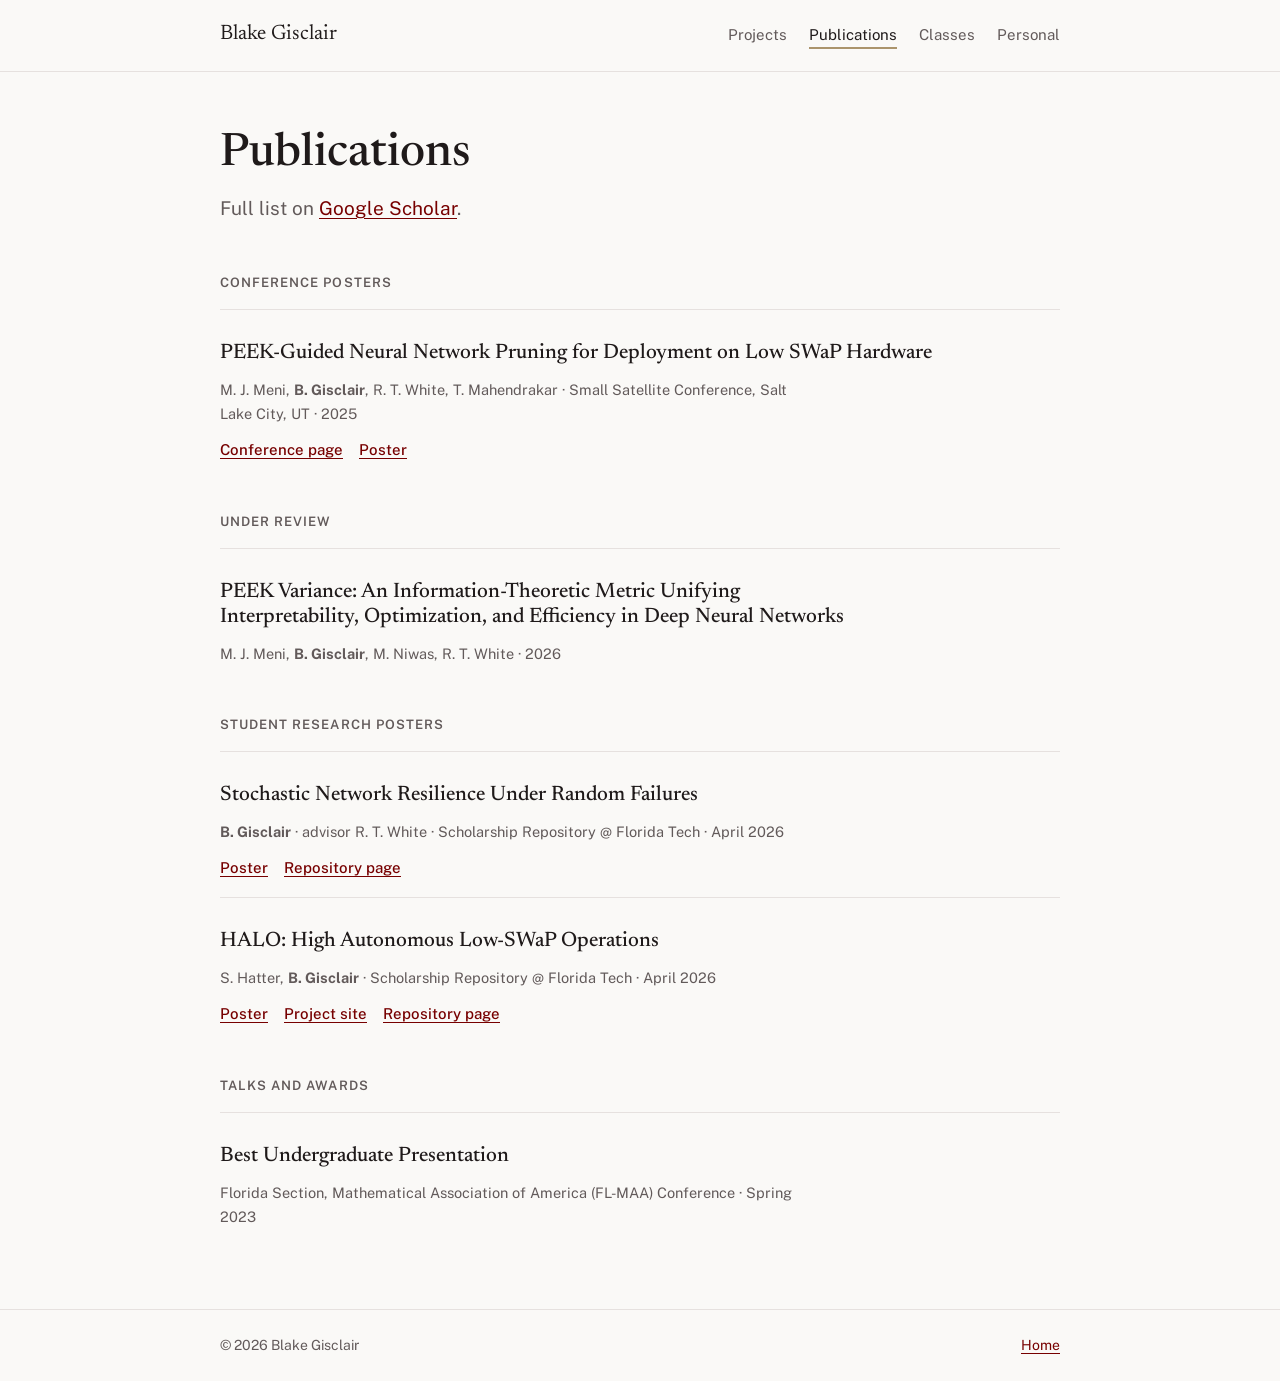
<file: publications.html>
<!doctype html>
<html lang="en">
<head>
<meta charset="utf-8">
<meta name="viewport" content="width=device-width, initial-scale=1, viewport-fit=cover">
<title>Publications | Blake Gisclair</title>
<meta name="description" content="Publications and posters by Blake Gisclair, including the 2025 Small Satellite Conference, PEEK Variance (under review), HALO and stochastic network resilience.">
<link rel="canonical" href="https://bgisclair2022.github.io/publications.html">
<link rel="icon" href="favicon.ico" sizes="any">
<link rel="icon" type="image/png" sizes="32x32" href="favicon-32.png">
<link rel="apple-touch-icon" href="apple-touch-icon.png">
<meta property="og:type" content="website">
<meta property="og:site_name" content="Blake Gisclair">
<meta property="og:title" content="Publications | Blake Gisclair">
<meta property="og:description" content="Publications and posters by Blake Gisclair, including the 2025 Small Satellite Conference, PEEK Variance (under review), HALO and stochastic network resilience.">
<meta property="og:url" content="https://bgisclair2022.github.io/publications.html">
<meta property="og:image" content="https://bgisclair2022.github.io/img/share.jpg">
<meta property="og:image:width" content="1200">
<meta property="og:image:height" content="630">
<meta property="og:image:alt" content="Blake Gisclair, Applied Mathematics Ph.D. student">
<meta name="twitter:card" content="summary_large_image">
<link rel="stylesheet" href="https://fonts.googleapis.com/css2?family=Newsreader:opsz,wght@6..72,500&family=Public+Sans:wght@400;500;600&display=swap">
<link rel="stylesheet" href="style.css">
<!-- Publications page: papers, reports and talks. Shared styles in style.css. -->
</head>
<body>

<nav class="site-nav" aria-label="Site">
  <div class="container">
    <a class="name" href="index.html">Blake Gisclair</a>
    <ul>
      <li><a href="projects.html">Projects</a></li>
      <li><a href="publications.html" aria-current="page">Publications</a></li>
      <li><a href="classes.html">Classes</a></li>
      <li><a href="personal.html">Personal</a></li>
    </ul>
  </div>
</nav>

<main class="container">
  <header class="page-head">
    <h1>Publications</h1>
    <p class="lede">Full list on <a href="https://scholar.google.com/citations?user=Wwbbu2QAAAAJ&amp;hl=en">Google Scholar</a>.</p>
  </header>

  <section class="stack" aria-labelledby="conf">
    <p class="section-label" id="conf">Conference posters</p>
    <article class="entry">
      <h3>PEEK-Guided Neural Network Pruning for Deployment on Low SWaP Hardware</h3>
      <p class="meta">M. J. Meni, <strong>B. Gisclair</strong>, R. T. White, T. Mahendrakar &middot; Small Satellite Conference, Salt Lake City, UT &middot; 2025</p>
      <div class="links">
        <a href="https://digitalcommons.usu.edu/smallsat/2025/all2025/146/">Conference page</a>
        <a href="https://digitalcommons.usu.edu/cgi/viewcontent.cgi?article=6386&amp;context=smallsat">Poster</a>
      </div>
    </article>
  </section>

  <section class="stack" aria-labelledby="review">
    <p class="section-label" id="review">Under review</p>
    <article class="entry">
      <h3>PEEK Variance: An Information-Theoretic Metric Unifying Interpretability, Optimization, and Efficiency in Deep Neural Networks</h3>
      <p class="meta">M. J. Meni, <strong>B. Gisclair</strong>, M. Niwas, R. T. White &middot; 2026</p>
    </article>
  </section>

  <section class="stack" aria-labelledby="reports">
    <p class="section-label" id="reports">Student research posters</p>
    <article class="entry">
      <h3>Stochastic Network Resilience Under Random Failures</h3>
      <p class="meta"><strong>B. Gisclair</strong> &middot; advisor R. T. White &middot; Scholarship Repository @ Florida Tech &middot; April 2026</p>
      <div class="links">
        <a href="stochastic-network-resilience.pdf">Poster</a>
        <a href="https://repository.fit.edu/math_student/11/">Repository page</a>
      </div>
    </article>
    <article class="entry">
      <h3>HALO: High Autonomous Low-SWaP Operations</h3>
      <p class="meta">S. Hatter, <strong>B. Gisclair</strong> &middot; Scholarship Repository @ Florida Tech &middot; April 2026</p>
      <div class="links">
        <a href="halo.pdf">Poster</a>
        <a href="https://sloanhatter.github.io/HALO-High-efficiency-Automated-Low-SWaP-Operations/">Project site</a>
        <a href="https://repository.fit.edu/math_student/13/">Repository page</a>
      </div>
    </article>
  </section>

  <section class="stack" aria-labelledby="talks">
    <p class="section-label" id="talks">Talks and awards</p>
    <article class="entry">
      <h3>Best Undergraduate Presentation</h3>
      <p class="meta">Florida Section, Mathematical Association of America (FL-MAA) Conference &middot; Spring 2023</p>
    </article>
  </section>
</main>

<footer class="site-footer">
  <div class="container">
    <span>&copy; 2026 Blake Gisclair</span>
    <a href="index.html">Home</a>
  </div>
</footer>
</body>
</html>
</file>
<file: style.css>
/* Shared styles for every page of the site. Page content lives in index.html,
   projects.html, publications.html, personal.html and classes.html. */

/* Layout: one centred column under a top nav; home uses a two-column intro and a tile grid */
:root {
  /* Florida Tech crimson (#770000) and gold (#AB946C); gold is for lines only, too light for text */
  --bg: #faf9f7;
  --surface: #ffffff;
  --fg: #1f1a1a;
  --muted: #625a5a;
  --rule: #e6e1df;
  --accent: #770000;
  --accent-soft: #f6e8e8;
  --gold: #ab946c;
  --display: "Newsreader", Georgia, "Times New Roman", serif;
  --body: "Public Sans", system-ui, -apple-system, "Segoe UI", sans-serif;
}
@media (prefers-color-scheme: dark) {
  :root:not([data-theme="light"]) {
    --bg: #0b0b0c; --surface: #151516; --fg: #ececec; --muted: #a3a3a6;
    --rule: #2a2a2d; --accent: #e89a9a; --accent-soft: #2a1214; --gold: #c8b28a;
    color-scheme: dark;
  }
}
:root[data-theme="dark"] {
  --bg: #0b0b0c; --surface: #151516; --fg: #ececec; --muted: #a3a3a6;
  --rule: #2a2a2d; --accent: #e89a9a; --accent-soft: #2a1214; --gold: #c8b28a;
  color-scheme: dark;
}

*, *::before, *::after { box-sizing: border-box; }
[hidden] { display: none !important; }
body { margin: 0; background: var(--bg); color: var(--fg); font-family: var(--body); font-size: 17px; line-height: 1.65; }
a { color: var(--accent); text-underline-offset: 3px; text-decoration-thickness: 1px; }
a:focus-visible { outline: 2px solid var(--accent); outline-offset: 3px; border-radius: 3px; }
h1, h2, h3 { font-family: var(--display); font-weight: 500; line-height: 1.15; margin: 0; text-wrap: balance; }
p { margin: 0; }
ul { margin: 0; }

.container {
  max-width: 880px; margin: 0 auto;
  padding-left: max(20px, env(safe-area-inset-left, 0px));
  padding-right: max(20px, env(safe-area-inset-right, 0px));
}

/* Top navigation */
.site-nav { border-bottom: 1px solid var(--rule); }
.site-nav .container { display: flex; align-items: center; justify-content: space-between; flex-wrap: wrap; gap: 8px 24px; padding-block: 18px; }
.site-nav .name { font-family: var(--display); font-size: 21px; color: var(--fg); text-decoration: none; }
.site-nav ul { list-style: none; padding: 0; display: flex; flex-wrap: wrap; gap: 4px 22px; font-size: 15px; }
.site-nav ul a { color: var(--muted); text-decoration: none; padding-block: 4px; }
.site-nav ul a:hover { color: var(--fg); }
.site-nav ul a[aria-current="page"] { color: var(--fg); border-bottom: 2px solid var(--gold); }

main.container { padding-block: 56px 80px; display: flex; flex-direction: column; gap: 48px; }
.page-head { display: flex; flex-direction: column; gap: 12px; max-width: 62ch; }
.page-head h1 { font-size: clamp(34px, 6vw, 46px); }
.lede { font-size: 19px; color: var(--muted); }

.site-footer { border-top: 1px solid var(--rule); color: var(--muted); font-size: 14px; }
.site-footer .container { padding-block: 24px; display: flex; justify-content: space-between; flex-wrap: wrap; gap: 8px 20px; }

/* Placeholder text the owner still has to fill in */
.ph { color: var(--muted); font-style: italic; }

/* Home: intro */
.intro { display: grid; grid-template-columns: minmax(0, 1fr) 200px; gap: 40px; align-items: center; }
.intro .text { display: flex; flex-direction: column; gap: 18px; }
.intro h1 { font-size: clamp(40px, 7vw, 58px); }
.portrait {
  width: 220px; aspect-ratio: 1; max-width: 100%; border-radius: 50%;
  object-fit: cover; object-position: 50% 22%; background: var(--accent-soft);
  border: 3px solid var(--gold); padding: 4px;
}
.kicker { font-size: 15px; font-weight: 600; letter-spacing: .04em; color: var(--accent); }
.actions { display: flex; flex-wrap: wrap; gap: 10px; }
.btn {
  display: inline-block; padding: 8px 16px; border-radius: 6px; font-size: 15px; font-weight: 500;
  text-decoration: none; border: 1px solid var(--rule); color: var(--fg); background: var(--surface);
}
.btn:hover { border-color: var(--accent); }
.btn.primary { background: var(--accent); border-color: var(--accent); color: var(--bg); }
@media (max-width: 640px) {
  .intro { grid-template-columns: minmax(0, 1fr); }
  .portrait { width: 140px; order: -1; }
}

/* Home: research interests line and skills */
.interests { font-size: 16px; color: var(--fg); max-width: 62ch; padding-left: 14px; border-left: 2px solid var(--accent); }
.interests span { display: block; font-size: 12.5px; font-weight: 600; letter-spacing: .08em; text-transform: uppercase; color: var(--accent); margin-bottom: 2px; }
.skill-groups { display: grid; grid-template-columns: repeat(2, minmax(0, 1fr)); gap: 20px 32px; }
@media (max-width: 640px) { .skill-groups { grid-template-columns: minmax(0, 1fr); } }
.skill-group { display: flex; flex-direction: column; gap: 8px; min-width: 0; }
.skill-group h3 { font-size: 19px; }
.chips { list-style: none; padding: 0; display: flex; flex-wrap: wrap; gap: 6px; }
.chips li { font-size: 14px; padding: 3px 11px; border-radius: 999px; border: 1px solid var(--rule); background: var(--surface); }

/* Home: section tiles */
.tiles { display: grid; grid-template-columns: repeat(2, minmax(0, 1fr)); gap: 16px; }
.tile {
  display: flex; flex-direction: column; gap: 6px; padding: 22px 24px;
  background: var(--surface); border: 1px solid var(--rule); border-radius: 10px;
  color: var(--fg); text-decoration: none;
  transition: border-color .2s ease, transform .2s ease, box-shadow .2s ease;
}
.tile:hover { border-color: var(--accent); transform: translateY(-3px); box-shadow: 0 10px 24px -14px rgba(70, 15, 15, .35); }
.tile h2 { font-size: 24px; }
.tile p { color: var(--muted); font-size: 15.5px; }
.tile .go { color: var(--accent); font-size: 14.5px; font-weight: 500; margin-top: 6px; }
@media (max-width: 640px) { .tiles { grid-template-columns: minmax(0, 1fr); } }

.section-label { font-size: 13px; font-weight: 600; letter-spacing: .08em; text-transform: uppercase; color: var(--muted); }
.stack { display: flex; flex-direction: column; gap: 16px; }

/* Entries: projects, publications */
.entry { display: flex; flex-direction: column; gap: 12px; padding-top: 32px; border-top: 1px solid var(--rule); }
.entry:first-child { border-top: 0; padding-top: 0; }
.entry h2 { font-size: 28px; }
.entry h3 { font-size: 21px; }
.meta { font-size: 14.5px; color: var(--muted); }
.entry p, .entry ul { max-width: 65ch; }
.entry ul { padding-left: 20px; display: flex; flex-direction: column; gap: 6px; }
.tags { list-style: none; display: flex; flex-wrap: wrap; gap: 6px; padding: 0 !important; flex-direction: row !important; }
.tags li { font-size: 13px; padding: 2px 10px; border-radius: 999px; background: var(--accent-soft); color: var(--accent); }
.links { display: flex; flex-wrap: wrap; gap: 6px 16px; font-size: 15px; font-weight: 500; }

/* Project figures: a fixed-ratio frame; photos fill it, diagrams sit inside it */
.shot { margin: 0 0 4px; display: flex; flex-direction: column; gap: 8px; max-width: 720px; }
.shot .frame { aspect-ratio: 16 / 9; max-width: 100%; overflow: hidden; border-radius: 10px; border: 1px solid var(--rule); background: #f3f1ef; }
.shot img { display: block; width: 100%; height: 100%; transition: transform .5s ease; }
.shot.cover img { object-fit: cover; }
.shot.contain .frame { background: #ffffff; }
.shot.contain img { object-fit: contain; padding: 12px; }
.shot.natural .frame { aspect-ratio: auto; background: #0c0e12; }
.shot.natural img { height: auto; }
.shot:hover img { transform: scale(1.03); }
.shot figcaption { font-size: 14px; color: var(--muted); max-width: 65ch; }

/* Home: news list */
.news { list-style: none; padding: 0; display: flex; flex-direction: column; }
.news li { display: grid; grid-template-columns: 150px minmax(0, 1fr); gap: 4px 24px; padding-block: 10px; border-bottom: 1px solid var(--rule); }
.news li:first-child { padding-top: 0; }
.news time { color: var(--accent); font-size: 15px; font-weight: 600; font-variant-numeric: tabular-nums; }
@media (max-width: 640px) { .news li { grid-template-columns: minmax(0, 1fr); } }

/* Pipeline figure on the projects page */
.flow { display: flex; flex-wrap: wrap; align-items: center; gap: 8px; font-size: 14.5px; }
.flow span.step { padding: 6px 12px; border: 1px solid var(--rule); border-radius: 6px; background: var(--surface); }
.flow span.arrow { color: var(--muted); }

/* Classes table */
.table-wrap { overflow-x: auto; }
table { width: 100%; border-collapse: collapse; font-size: 15.5px; }
th, td { text-align: left; padding: 10px 12px 10px 0; border-bottom: 1px solid var(--rule); vertical-align: top; }
th { font-size: 13px; font-weight: 600; letter-spacing: .06em; text-transform: uppercase; color: var(--muted); }
td.code { white-space: nowrap; font-variant-numeric: tabular-nums; color: var(--muted); }
th.grade, td.grade { text-align: center; padding-right: 0; width: 4.5em; }
.gpa { display: flex; flex-wrap: wrap; gap: 12px 40px; margin: 6px 0 0; }
.gpa dt { font-size: 13px; font-weight: 600; letter-spacing: .06em; text-transform: uppercase; color: var(--muted); }
.gpa dd { margin: 0; font-family: var(--display); font-size: 34px; line-height: 1.1; font-variant-numeric: tabular-nums; }

/* Personal page */
.prose { display: flex; flex-direction: column; gap: 16px; max-width: 65ch; }
.facts { display: grid; grid-template-columns: max-content minmax(0, 1fr); gap: 8px 24px; font-size: 16px; }
.facts dt { color: var(--muted); }
.facts dd { margin: 0; }

/* Home: experience timeline */
.timeline { list-style: none; padding: 0; display: flex; flex-direction: column; }
.timeline li { display: grid; grid-template-columns: 150px minmax(0, 1fr); gap: 4px 24px; padding-block: 14px; border-bottom: 1px solid var(--rule); }
.timeline li:first-child { padding-top: 0; }
.timeline .when { color: var(--muted); font-size: 15px; font-variant-numeric: tabular-nums; }
.timeline b { font-weight: 600; }
.timeline .where { color: var(--muted); font-size: 15.5px; }
@media (max-width: 640px) { .timeline li { grid-template-columns: minmax(0, 1fr); } }

/* Classes: area headings above each table */
.area { display: flex; flex-direction: column; gap: 10px; }
.area h3 { font-size: 21px; }
.badge { font-size: 12.5px; font-weight: 600; color: var(--accent); background: var(--accent-soft); border-radius: 999px; padding: 1px 8px; margin-left: 6px; white-space: nowrap; }

/* Personal: honours list */
.plain { list-style: none; padding: 0; display: flex; flex-direction: column; gap: 6px; }

/* Motion: each page fades up gently on load */
@keyframes page-in { from { opacity: 0; transform: translateY(6px); } to { opacity: 1; transform: none; } }
main.container { animation: page-in .45s ease-out both; }

@media (prefers-reduced-motion: reduce) {
  main.container { animation: none; }
  .tile, .shot img { transition: none; }
  .tile:hover { transform: none; }
  .shot:hover img { transform: none; }
}
</file>
<file: demos.css>
/* Styles for the three interactive demos on projects.html: threshold-crossing
   simulator (js/network-sim.js), entropy-weighted voting (js/ensemble-demo.js)
   and hyperspectral explorer (js/hsi-explorer.js). Page-wide styles live in style.css. */

/* Chart series colours: fixed order, validated default palette (slots 1-2) */
:root { --series-1: #2a78d6; --series-2: #eb6834; --grid: #e6e8eb; }
@media (prefers-color-scheme: dark) {
  :root:not([data-theme="light"]) { --series-1: #3987e5; --series-2: #d95926; --grid: #2b2f35; }
}
:root[data-theme="dark"] { --series-1: #3987e5; --series-2: #d95926; --grid: #2b2f35; }

.demo {
  display: flex; flex-direction: column; gap: 16px; max-width: 720px;
  padding: 20px; border: 1px solid var(--rule); border-radius: 12px; background: var(--surface);
}
.demo-head { display: flex; flex-direction: column; gap: 4px; }
.demo-head .eyebrow { font-size: 12.5px; font-weight: 600; letter-spacing: .08em; text-transform: uppercase; color: var(--accent); }
.demo-head h3 { font-size: 21px; }
.demo-head p { font-size: 15px; color: var(--muted); max-width: 62ch; }
.demo .note { font-size: 13px; color: var(--muted); }
.result { font-size: 15px; }

/* Shared controls */
.control { display: flex; flex-direction: column; gap: 4px; min-width: 0; }
.control label { display: flex; justify-content: space-between; gap: 8px; font-size: 14.5px; }
.control output { font-variant-numeric: tabular-nums; font-weight: 600; }
.demo input[type="range"] { width: 100%; margin: 0; accent-color: var(--accent); }
.demo-actions { display: flex; flex-wrap: wrap; gap: 8px 16px; align-items: center; }
.demo button {
  font: 500 15px var(--body); padding: 9px 16px; border-radius: 6px; cursor: pointer;
  border: 1px solid var(--accent); background: var(--accent); color: var(--bg);
}
.demo button:focus-visible, .demo input:focus-visible { outline: 2px solid var(--accent); outline-offset: 2px; }

/* Charts */
.chart { display: block; width: 100%; height: auto; overflow: visible; }
.chart text { fill: var(--muted); font: 12px var(--body); }
.chart .gridline { stroke: var(--grid); stroke-width: 1; }
.chart .now { stroke: var(--fg); stroke-width: 1; stroke-dasharray: 3 3; opacity: .5; }
.chart .formula { fill: none; stroke: var(--series-1); stroke-width: 2; }
.chart .simdot { fill: var(--series-2); stroke: var(--surface); stroke-width: 2; }
.chart .ci { stroke: var(--series-2); stroke-width: 2; }
.chart .s-tumour { fill: none; stroke: var(--series-2); stroke-width: 2.5; }
.chart .s-other { fill: none; stroke: var(--series-1); stroke-width: 2.5; }
.chart .s-pixel { fill: none; stroke: var(--muted); stroke-width: 2.5; }
.legend { display: flex; flex-wrap: wrap; gap: 6px 18px; font-size: 13.5px; color: var(--muted); }
.legend span { display: inline-flex; align-items: center; gap: 6px; }
.legend i { display: inline-block; width: 18px; height: 2px; background: var(--series-1); }
.legend i.dot { width: 9px; height: 9px; border-radius: 50%; background: var(--series-2); }

/* Threshold simulator: one meter per total */
.meters { display: flex; flex-direction: column; gap: 10px; }
.meter { display: grid; grid-template-columns: 100px minmax(0, 1fr) 80px; gap: 12px; align-items: center; font-size: 14px; }
.meter .track { position: relative; height: 12px; border-radius: 6px; background: var(--grid); }
.meter .fill { position: absolute; inset: 0 auto 0 0; width: 0; border-radius: 6px; background: var(--muted); transition: width .3s ease; }
.meter.crossed .fill { background: var(--accent); }
.meter .mark { position: absolute; top: -4px; bottom: -4px; left: 80%; width: 2px; background: var(--fg); }
.meter .val { font-variant-numeric: tabular-nums; color: var(--muted); text-align: right; }
.sim-summary { font-size: 14px; color: var(--muted); font-variant-numeric: tabular-nums; }

/* Voting demo */
.votes { display: flex; flex-direction: column; gap: 12px; }
.vote { display: grid; grid-template-columns: 140px minmax(0, 1fr) 76px 80px; gap: 12px; align-items: center; font-size: 14.5px; }
.vote b { font-weight: 600; }
.vote output { font-variant-numeric: tabular-nums; }
.vote .w { font-size: 13px; color: var(--muted); font-variant-numeric: tabular-nums; text-align: right; }
@media (max-width: 560px) { .vote { grid-template-columns: minmax(0, 1fr) auto auto; } .vote input { grid-column: 1 / -1; grid-row: 2; } }
.verdicts { display: grid; grid-template-columns: repeat(2, minmax(0, 1fr)); gap: 12px; }
.verdict { display: flex; align-items: baseline; justify-content: space-between; gap: 12px; padding: 12px 16px; border-radius: 10px; background: var(--bg); border: 1px solid var(--rule); font-size: 14px; color: var(--muted); }
.verdict b { font-family: var(--display); font-weight: 500; font-size: 28px; line-height: 1; color: var(--fg); }
.verdict.weighted.differs { border-color: var(--accent); }
@media (max-width: 480px) { .verdicts { grid-template-columns: minmax(0, 1fr); } }

/* Hyperspectral explorer */
.hsi-body { display: grid; grid-template-columns: minmax(0, 260px) minmax(0, 1fr); gap: 20px; align-items: start; }
@media (max-width: 640px) { .hsi-body { grid-template-columns: minmax(0, 1fr); } }
.hsi-image { display: flex; flex-direction: column; gap: 8px; min-width: 0; }
#hsi-view { width: 100%; max-width: 100%; aspect-ratio: 1; image-rendering: pixelated; border-radius: 8px; border: 1px solid var(--rule); background: var(--grid); cursor: crosshair; touch-action: none; }
.check { display: inline-flex; flex-wrap: wrap; align-items: center; gap: 6px; font-size: 14px; cursor: pointer; }
.check input { accent-color: var(--accent); }
.key { display: inline-flex; align-items: center; gap: 5px; color: var(--muted); font-size: 13px; }
.key i { display: inline-block; width: 10px; height: 10px; border-radius: 2px; }
.key i.tumour { background: #eb6834; } .key i.other { background: #2a78d6; margin-left: 6px; }
.hsi-side { display: flex; flex-direction: column; gap: 12px; min-width: 0; }
.hsi-readout { font-size: 14px; color: var(--muted); font-variant-numeric: tabular-nums; min-height: 1.5em; }
#hsi.loading .hsi-body { opacity: .5; }

@media (prefers-reduced-motion: reduce) { .meter .fill { transition: none; } }
</file>
